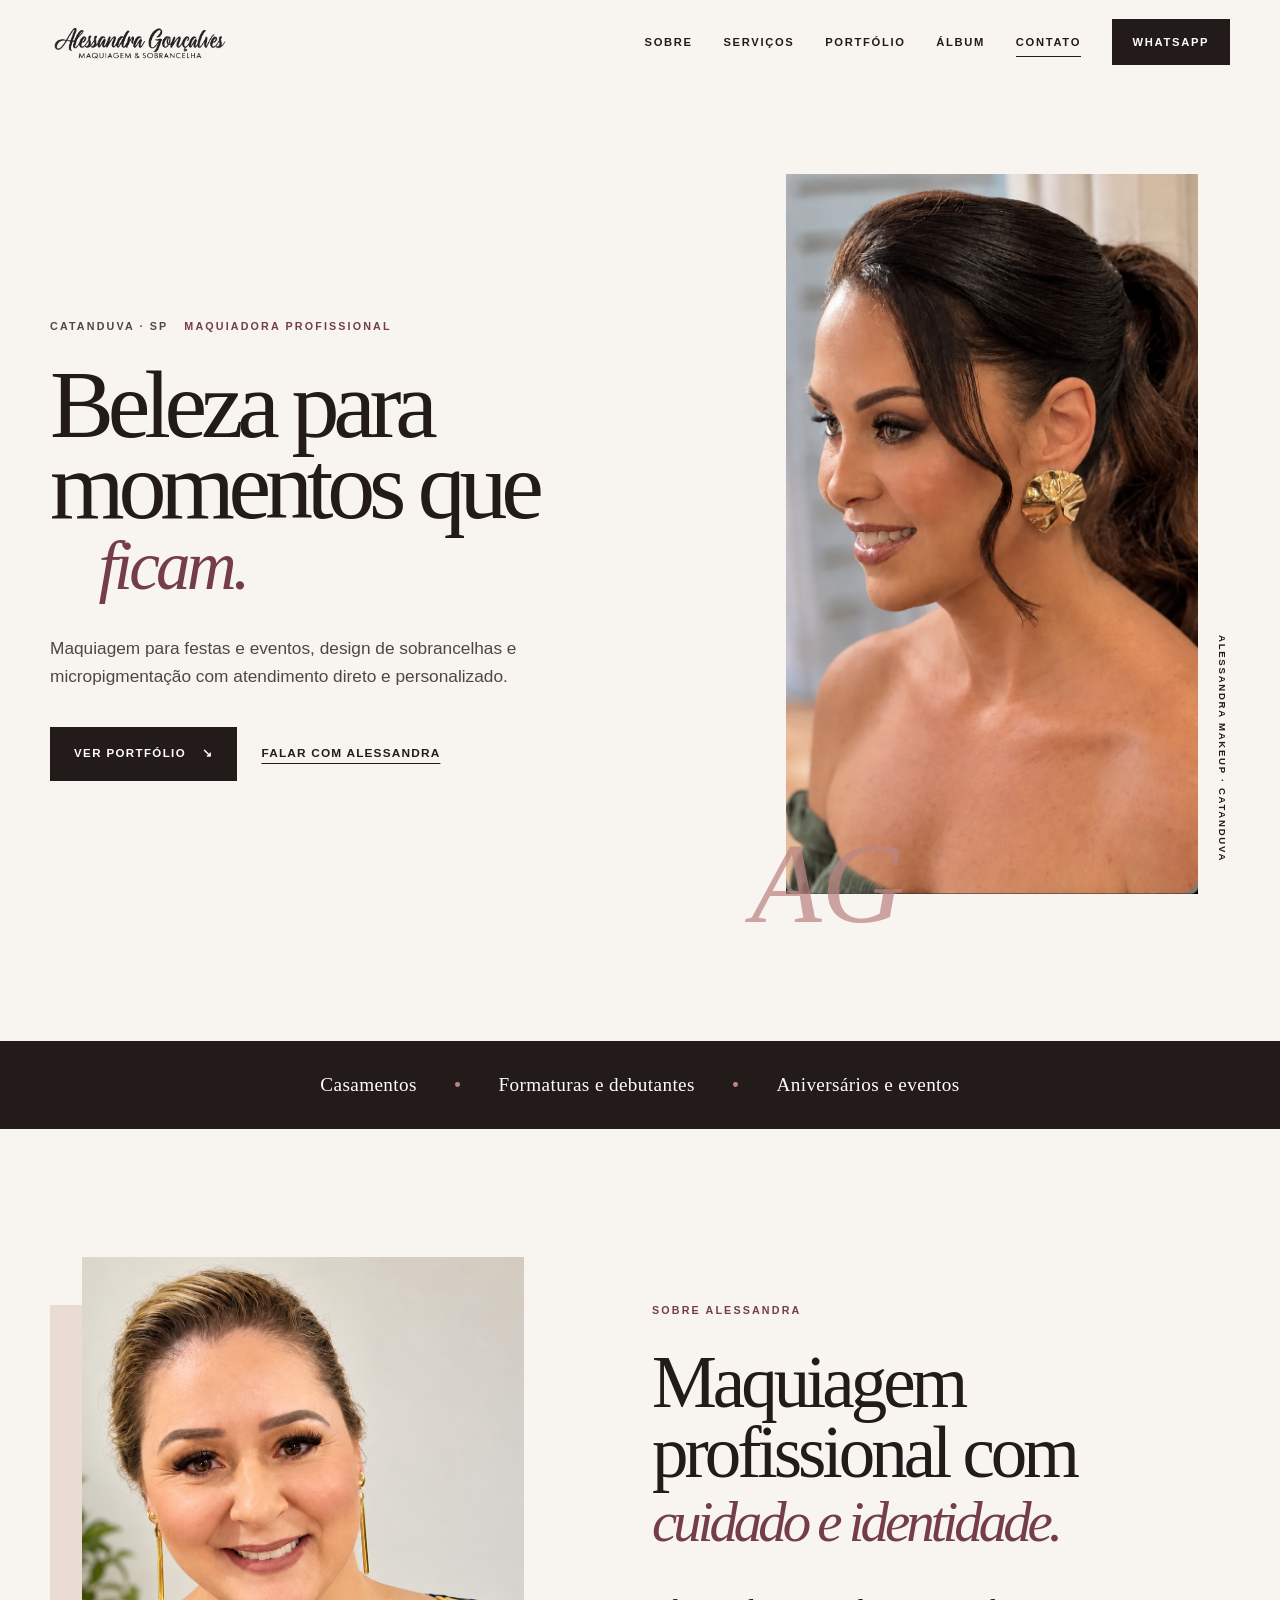
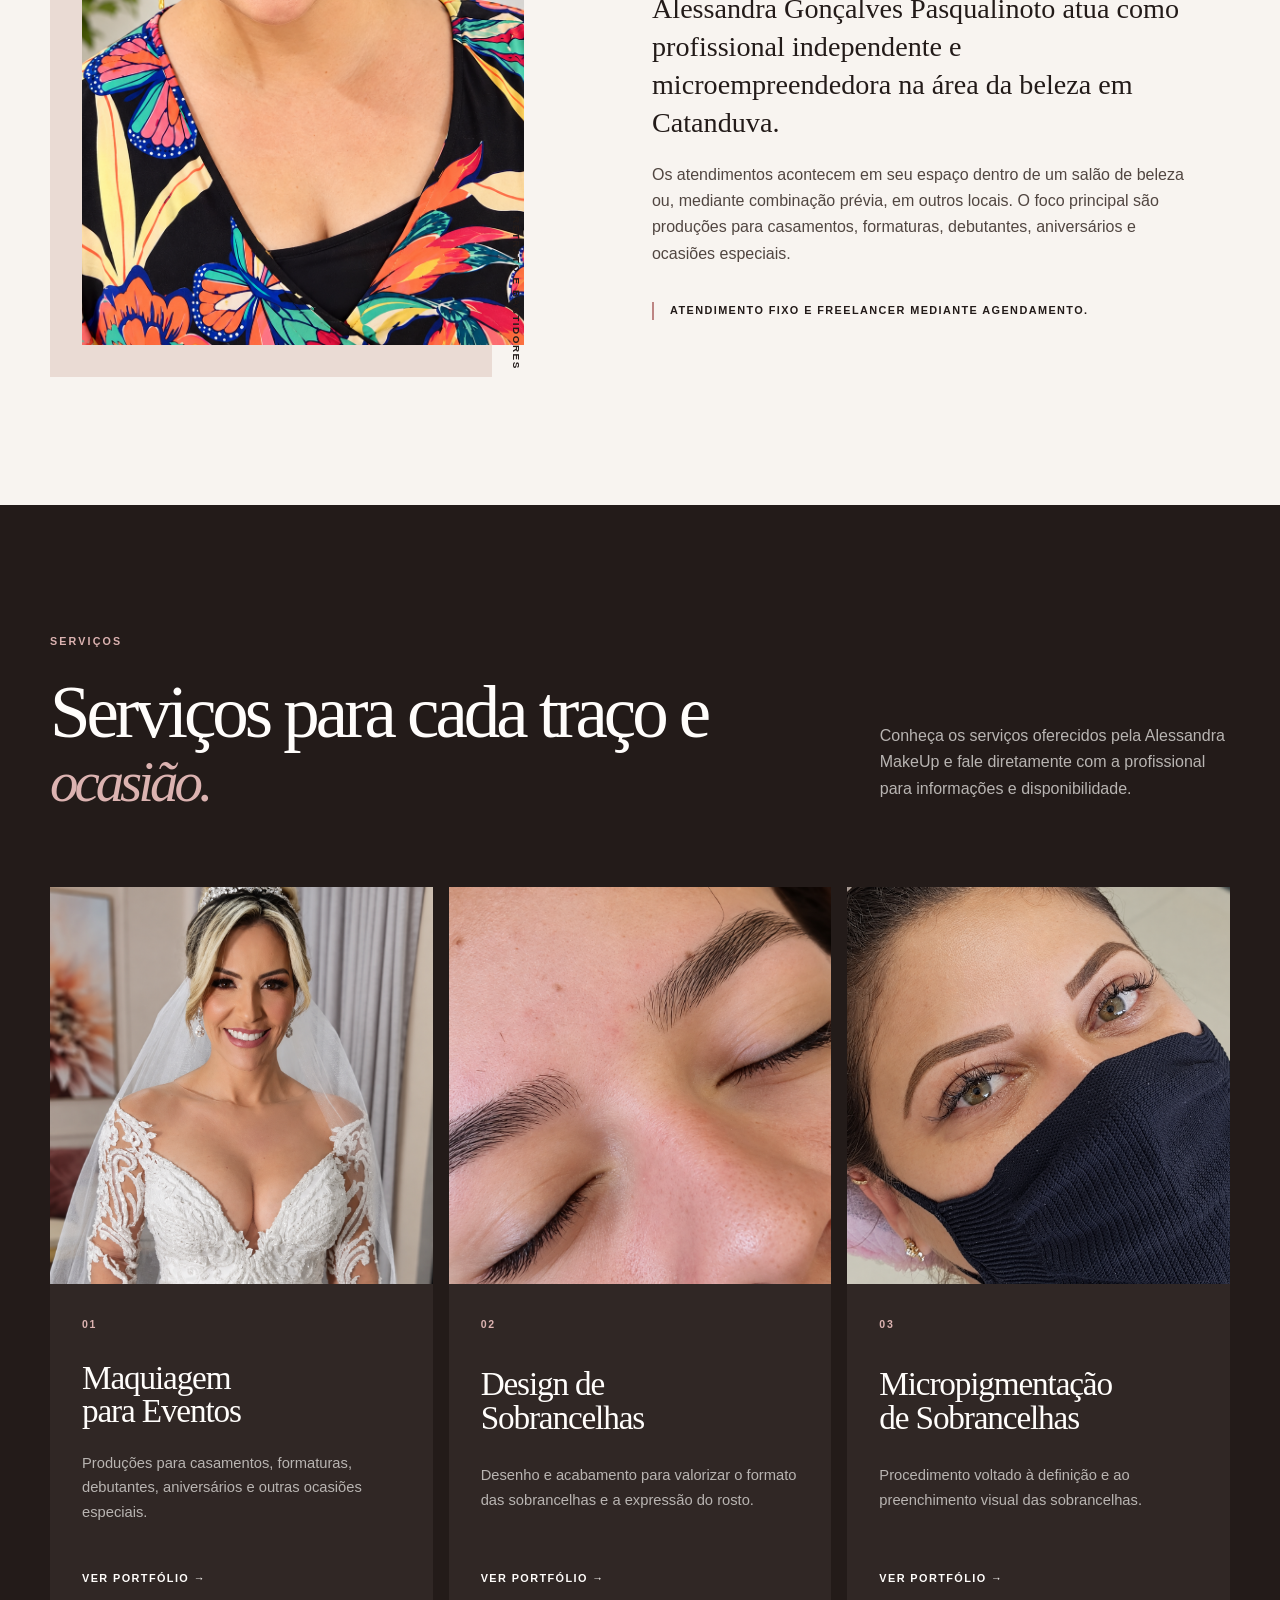
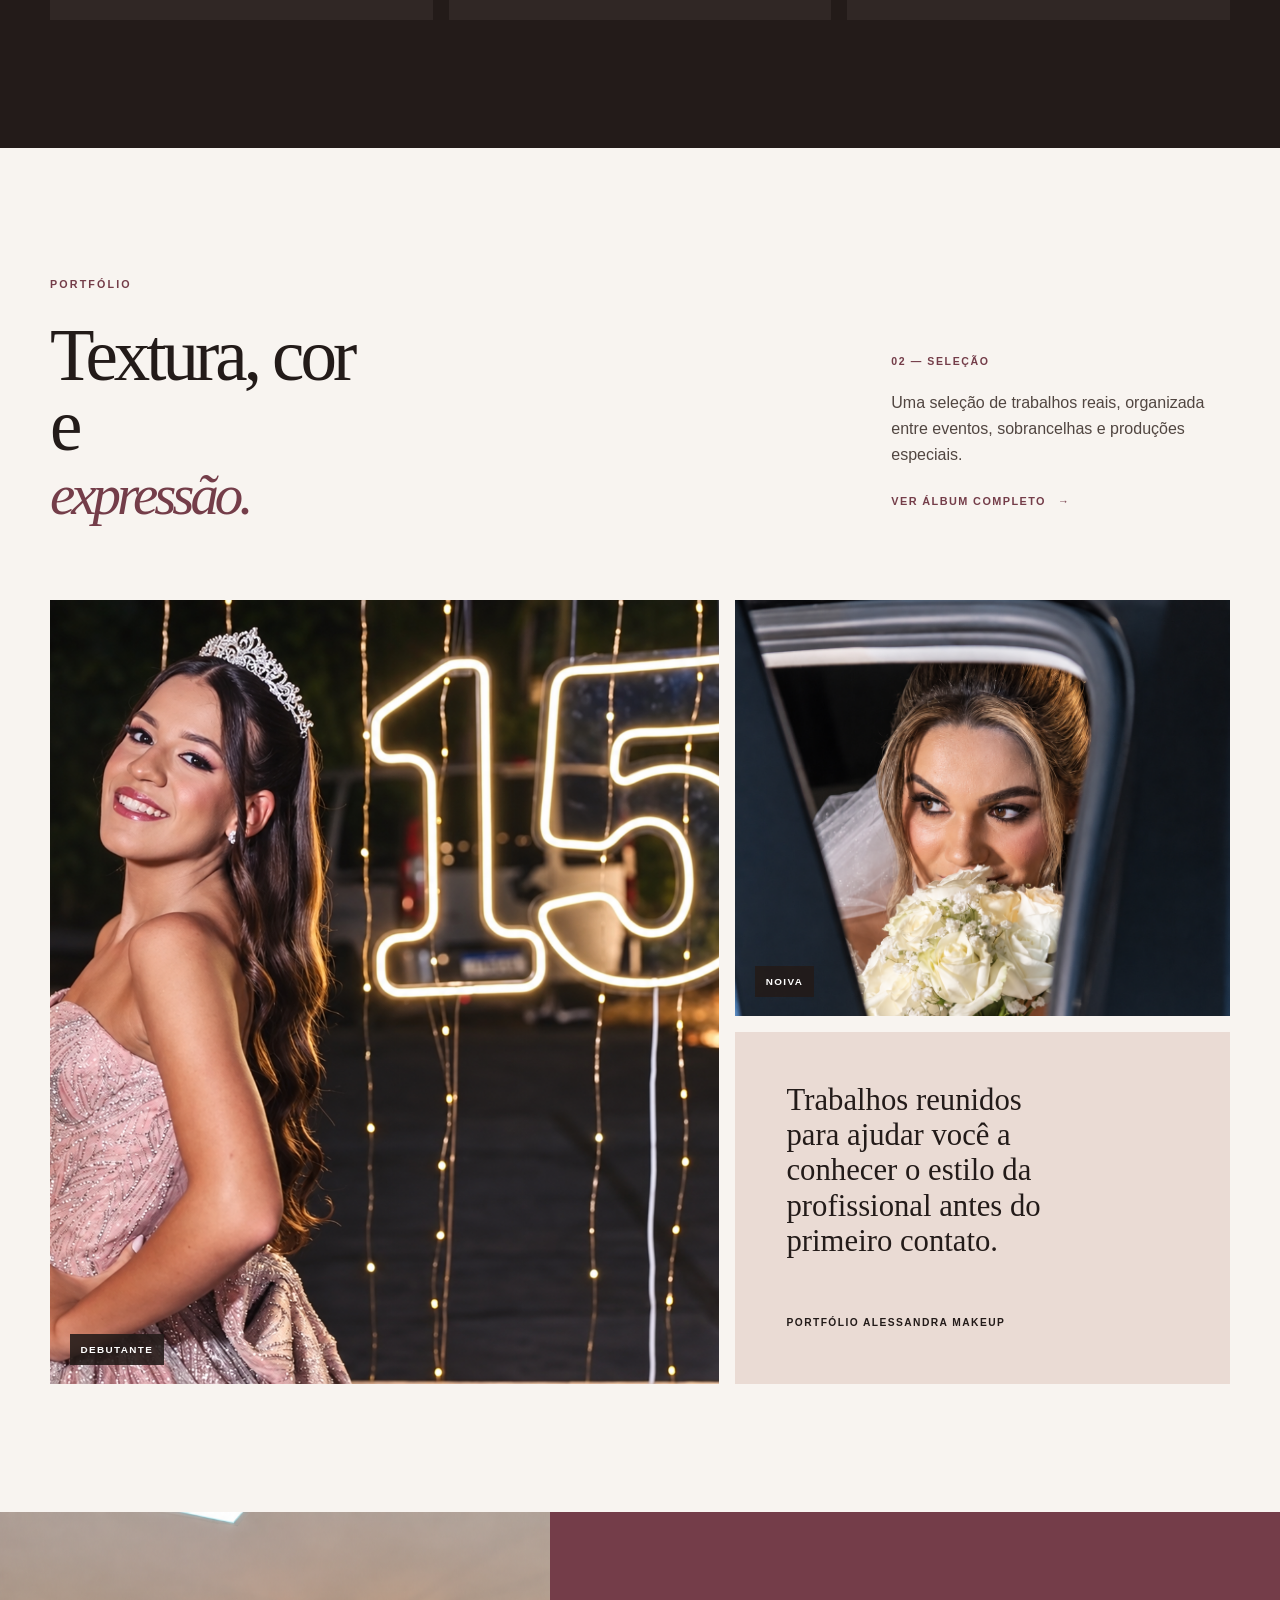
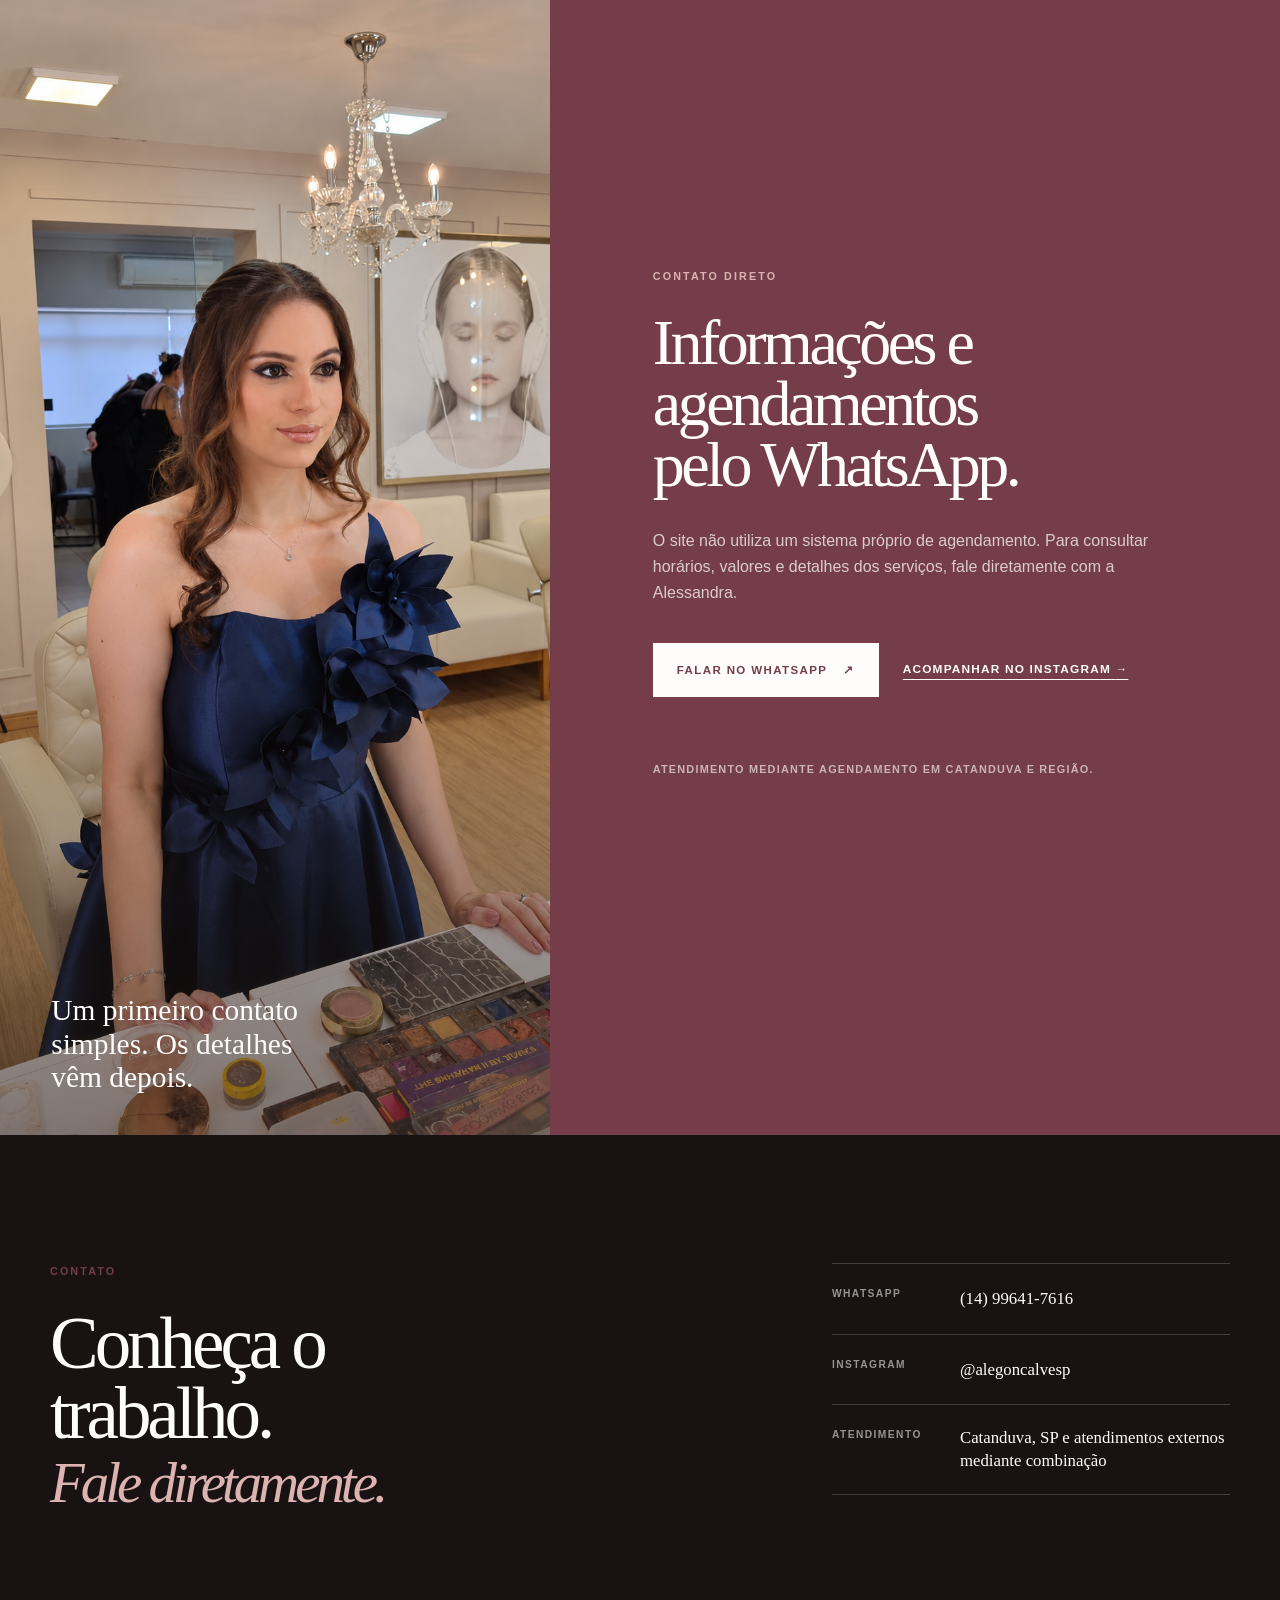
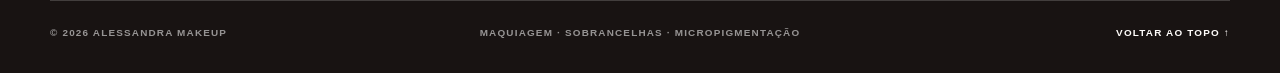
<file: index.html>
<!doctype html>
<html lang="pt-BR">
  <head>
    <meta charset="UTF-8" />
    <meta name="viewport" content="width=device-width, initial-scale=1.0" />
    <meta name="description" content="Portfólio da Alessandra MakeUp — maquiagem profissional, design de sobrancelhas e micropigmentação em Catanduva, SP." />
    <meta name="theme-color" content="#eadbd3" />
    <link rel="canonical" href="https://alessandramakeup.kauanystudio.com.br/" />
    <link rel="icon" type="image/svg+xml" href="data:image/svg+xml,%3Csvg xmlns='http://www.w3.org/2000/svg' viewBox='0 0 64 64'%3E%3Crect width='64' height='64' rx='16' fill='%23201512'/%3E%3Cpath d='M17 46 28.5 17h7L47 46h-8l-2-6.5H27L25 46Zm12-13h6l-3-9Z' fill='%23f7f0ea'/%3E%3C/svg%3E" />
    <title>Alessandra MakeUp | Maquiagem profissional em Catanduva</title>
    <link rel="stylesheet" href="styles.css?v=5" />
  </head>

  <body>
    <div class="scroll-progress" aria-hidden="true"><span></span></div>
    <a class="skip-link" href="#conteudo">Ir para o conteúdo</a>

    <header class="site-header">
      <a class="brand" href="#inicio" aria-label="Alessandra MakeUp — início">
        <img class="brand-logo" src="assets/logo-alessandra-goncalves.png?v=2" alt="Alessandra Gonçalves — Maquiagem &amp; Sobrancelha" />
      </a>
      <button class="menu-button" type="button" aria-expanded="false" aria-controls="main-nav" aria-label="Abrir menu">
        <span></span><span></span>
      </button>
      <nav class="main-nav" id="main-nav" aria-label="Navegação principal">
        <a href="#sobre">Sobre</a>
        <a href="#servicos">Serviços</a>
        <a href="#portfolio">Portfólio</a>
        <a href="galeria.html">Álbum</a>
        <a href="#contato">Contato</a>
        <a class="nav-cta" href="https://wa.me/5514996417616?text=Ol%C3%A1%20Alessandra%2C%20vim%20pelo%20site%20e%20gostaria%20de%20saber%20mais%20sobre%20os%20servi%C3%A7os." target="_blank" rel="noopener noreferrer">WhatsApp</a>
      </nav>
    </header>

    <main id="conteudo">
      <section class="hero" id="inicio" aria-labelledby="hero-title">
        <div class="hero-copy" data-reveal>
          <p class="eyebrow"><span>Catanduva · SP</span> Maquiadora profissional</p>
          <h1 id="hero-title">Beleza para momentos que <em>ficam.</em></h1>
          <p class="hero-intro">Maquiagem para festas e eventos, design de sobrancelhas e micropigmentação com atendimento direto e personalizado.</p>
          <div class="hero-actions">
            <a class="button button-primary" href="#portfolio">Ver portfólio <span aria-hidden="true">↘</span></a>
            <a class="text-link" href="#contato">Falar com Alessandra</a>
          </div>
        </div>

        <div class="hero-art" data-reveal>
          <figure class="hero-image">
            <img src="assets/portfolio/maquiagem/maquiagem-01-sem-texto.png" alt="Maquiagem profissional com acabamento iluminado e penteado preso" width="841" height="1870" />
          </figure>
          <p class="vertical-note">ALESSANDRA MAKEUP · CATANDUVA</p>
          <div class="hero-signature" aria-hidden="true">AG</div>
        </div>

        <div class="hero-index" aria-hidden="true"><span>01</span><span>06</span></div>
      </section>

      <div class="service-marquee" aria-label="Especialidades">
        <span>Casamentos</span><i aria-hidden="true"></i>
        <span>Formaturas e debutantes</span><i aria-hidden="true"></i>
        <span>Aniversários e eventos</span>
      </div>

      <section class="about section-shell" id="sobre" aria-labelledby="about-title">
        <div class="section-number" aria-hidden="true">01</div>
        <div class="about-image-wrap" data-reveal>
          <figure class="about-image">
            <img src="assets/alessandra-goncalves-retrato.png" alt="Retrato de Alessandra Gonçalves" width="1087" height="1447" />
          </figure>
          <span class="image-caption">Retrato e bastidores</span>
        </div>
        <div class="about-copy" data-reveal>
          <p class="section-label">Sobre Alessandra</p>
          <h2 id="about-title">Maquiagem profissional com <em>cuidado e identidade.</em></h2>
          <p class="lead">Alessandra Gonçalves Pasqualinoto atua como profissional independente e microempreendedora na área da beleza em Catanduva.</p>
          <p>Os atendimentos acontecem em seu espaço dentro de um salão de beleza ou, mediante combinação prévia, em outros locais. O foco principal são produções para casamentos, formaturas, debutantes, aniversários e ocasiões especiais.</p>
          <p class="content-note">Atendimento fixo e freelancer mediante agendamento.</p>
        </div>
      </section>

      <section class="services" id="servicos" aria-labelledby="services-title">
        <div class="services-heading section-shell" data-reveal>
          <div>
            <p class="section-label section-label-light">Serviços</p>
            <h2 id="services-title">Serviços para cada traço e <em>ocasião.</em></h2>
          </div>
          <p>Conheça os serviços oferecidos pela Alessandra MakeUp e fale diretamente com a profissional para informações e disponibilidade.</p>
        </div>

        <div class="service-grid section-shell">
          <a class="service-card" href="maquiagem.html" data-reveal aria-label="Conhecer maquiagem para eventos">
            <div class="service-image service-image-one" aria-hidden="true"><img src="assets/portfolio/maquiagem/maquiagem-14.png" alt="" width="1024" height="1536" /></div>
            <div class="service-card-content">
              <span class="service-index">01</span><h3>Maquiagem<br />para Eventos</h3>
              <p>Produções para casamentos, formaturas, debutantes, aniversários e outras ocasiões especiais.</p>
              <span class="service-card-link">Ver portfólio <span aria-hidden="true">→</span></span>
            </div>
          </a>

          <a class="service-card" href="design-sobrancelhas.html" data-reveal aria-label="Conhecer design de sobrancelhas">
            <div class="service-image service-image-two" aria-hidden="true"><img src="assets/portfolio/design-sobrancelhas/design-03.png" alt="" width="1024" height="1024" /></div>
            <div class="service-card-content">
              <span class="service-index">02</span><h3>Design de<br />Sobrancelhas</h3>
              <p>Desenho e acabamento para valorizar o formato das sobrancelhas e a expressão do rosto.</p>
              <span class="service-card-link">Ver portfólio <span aria-hidden="true">→</span></span>
            </div>
          </a>

          <a class="service-card" href="micropigmentacao.html" data-reveal aria-label="Conhecer micropigmentação de sobrancelhas">
            <div class="service-image service-image-three" aria-hidden="true"><img src="assets/portfolio/micropigmentacao/micropigmentacao-01.png" alt="" width="1024" height="1024" /></div>
            <div class="service-card-content">
              <span class="service-index">03</span><h3>Micropigmentação<br />de Sobrancelhas</h3>
              <p>Procedimento voltado à definição e ao preenchimento visual das sobrancelhas.</p>
              <span class="service-card-link">Ver portfólio <span aria-hidden="true">→</span></span>
            </div>
          </a>
        </div>
      </section>

      <section class="portfolio section-shell" id="portfolio" aria-labelledby="portfolio-title">
        <div class="portfolio-heading" data-reveal>
          <div>
            <p class="section-label">Portfólio</p>
            <h2 id="portfolio-title">Textura, cor<br />e <em>expressão.</em></h2>
          </div>
          <div class="portfolio-intro">
            <span>02 — Seleção</span>
            <p>Uma seleção de trabalhos reais, organizada entre eventos, sobrancelhas e produções especiais.</p>
            <a class="portfolio-album-link" href="galeria.html">Ver álbum completo <span aria-hidden="true">→</span></a>
          </div>
        </div>

        <div class="portfolio-grid" data-reveal>
          <figure class="portfolio-item portfolio-main">
            <img src="assets/portfolio/maquiagem/maquiagem-19.png" alt="Maquiagem para festa de debutante" width="1024" height="1536" />
            <figcaption>Debutante</figcaption>
          </figure>
          <figure class="portfolio-item portfolio-wide">
            <img src="assets/portfolio/maquiagem/maquiagem-17.png" alt="Noiva com maquiagem profissional e buquê" width="1024" height="1536" />
            <figcaption>Noiva</figcaption>
          </figure>
          <figure class="portfolio-item portfolio-small">
            <img src="assets/portfolio/micropigmentacao/micropigmentacao-05.png" alt="Detalhe do resultado de sobrancelhas" width="1024" height="1024" />
            <figcaption>Sobrancelhas</figcaption>
          </figure>
          <div class="portfolio-quote">
            <p>Trabalhos reunidos para ajudar você a conhecer o estilo da profissional antes do primeiro contato.</p>
            <span>Portfólio Alessandra MakeUp</span>
          </div>
        </div>
      </section>

      <section class="booking" id="contato" aria-labelledby="booking-title">
        <div class="booking-art" data-reveal>
          <figure class="booking-image">
            <img src="assets/portfolio/maquiagem/maquiagem-21.png" alt="Cliente após produção de maquiagem profissional" width="1024" height="1536" />
          </figure>
          <p>Um primeiro contato simples. Os detalhes vêm depois.</p>
        </div>

        <div class="booking-form-wrap" data-reveal>
          <p class="section-label section-label-light">Contato direto</p>
          <h2 id="booking-title">Informações e agendamentos pelo WhatsApp.</h2>
          <p class="contact-copy">O site não utiliza um sistema próprio de agendamento. Para consultar horários, valores e detalhes dos serviços, fale diretamente com a Alessandra.</p>
          <div class="contact-actions">
            <a class="button button-light" href="https://wa.me/5514996417616?text=Ol%C3%A1%20Alessandra%2C%20vim%20pelo%20site%20e%20gostaria%20de%20saber%20mais%20sobre%20os%20servi%C3%A7os." data-contact="whatsapp" target="_blank" rel="noopener noreferrer">Falar no WhatsApp <span aria-hidden="true">↗</span></a>
            <a class="instagram-link" href="https://www.instagram.com/alegoncalvesp/" data-contact="instagram" target="_blank" rel="noopener noreferrer">Acompanhar no Instagram <span aria-hidden="true">→</span></a>
          </div>
          <p class="form-status" id="contact-status" role="status" aria-live="polite"></p>
          <p class="contact-helper">Atendimento mediante agendamento em Catanduva e região.</p>
        </div>
      </section>
    </main>

    <footer class="footer" id="rodape" aria-labelledby="contact-title">
      <div class="footer-top section-shell">
        <div class="footer-title" data-reveal>
          <p class="section-label">Contato</p>
          <h2 id="contact-title">Conheça o trabalho. <em>Fale diretamente.</em></h2>
        </div>
        <div class="contact-list" data-reveal>
          <div><span>WhatsApp</span><a href="https://wa.me/5514996417616?text=Ol%C3%A1%20Alessandra%2C%20vim%20pelo%20site%20e%20gostaria%20de%20saber%20mais%20sobre%20os%20servi%C3%A7os." target="_blank" rel="noopener noreferrer"><strong>(14) 99641-7616</strong></a></div>
          <div><span>Instagram</span><a href="https://www.instagram.com/alegoncalvesp/" target="_blank" rel="noopener noreferrer"><strong>@alegoncalvesp</strong></a></div>
          <div><span>Atendimento</span><strong>Catanduva, SP e atendimentos externos mediante combinação</strong></div>
        </div>
      </div>
      <div class="footer-bottom section-shell">
        <span>© <span id="current-year"></span> Alessandra MakeUp</span>
        <span>Maquiagem · Sobrancelhas · Micropigmentação</span>
        <a href="#inicio">Voltar ao topo ↑</a>
      </div>
    </footer>

    <script src="script.js"></script>
  </body>
</html>
</file>
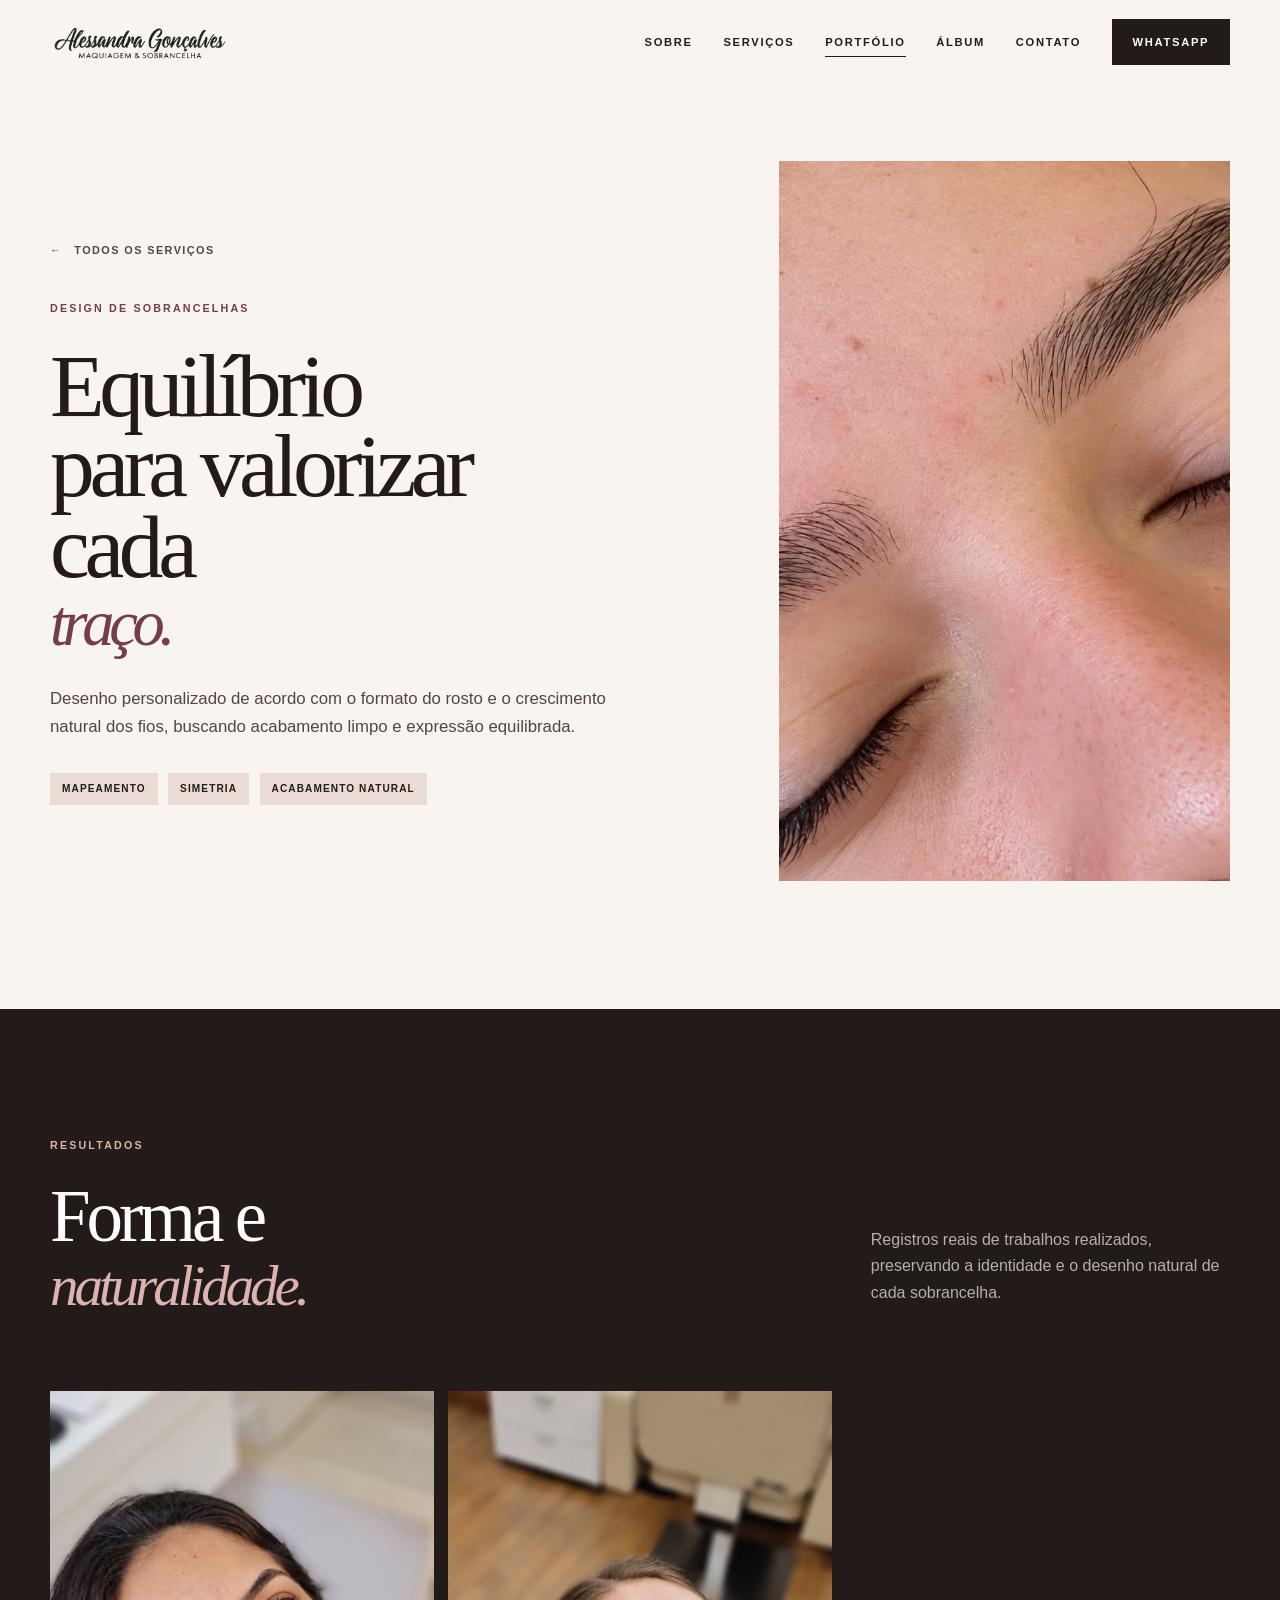
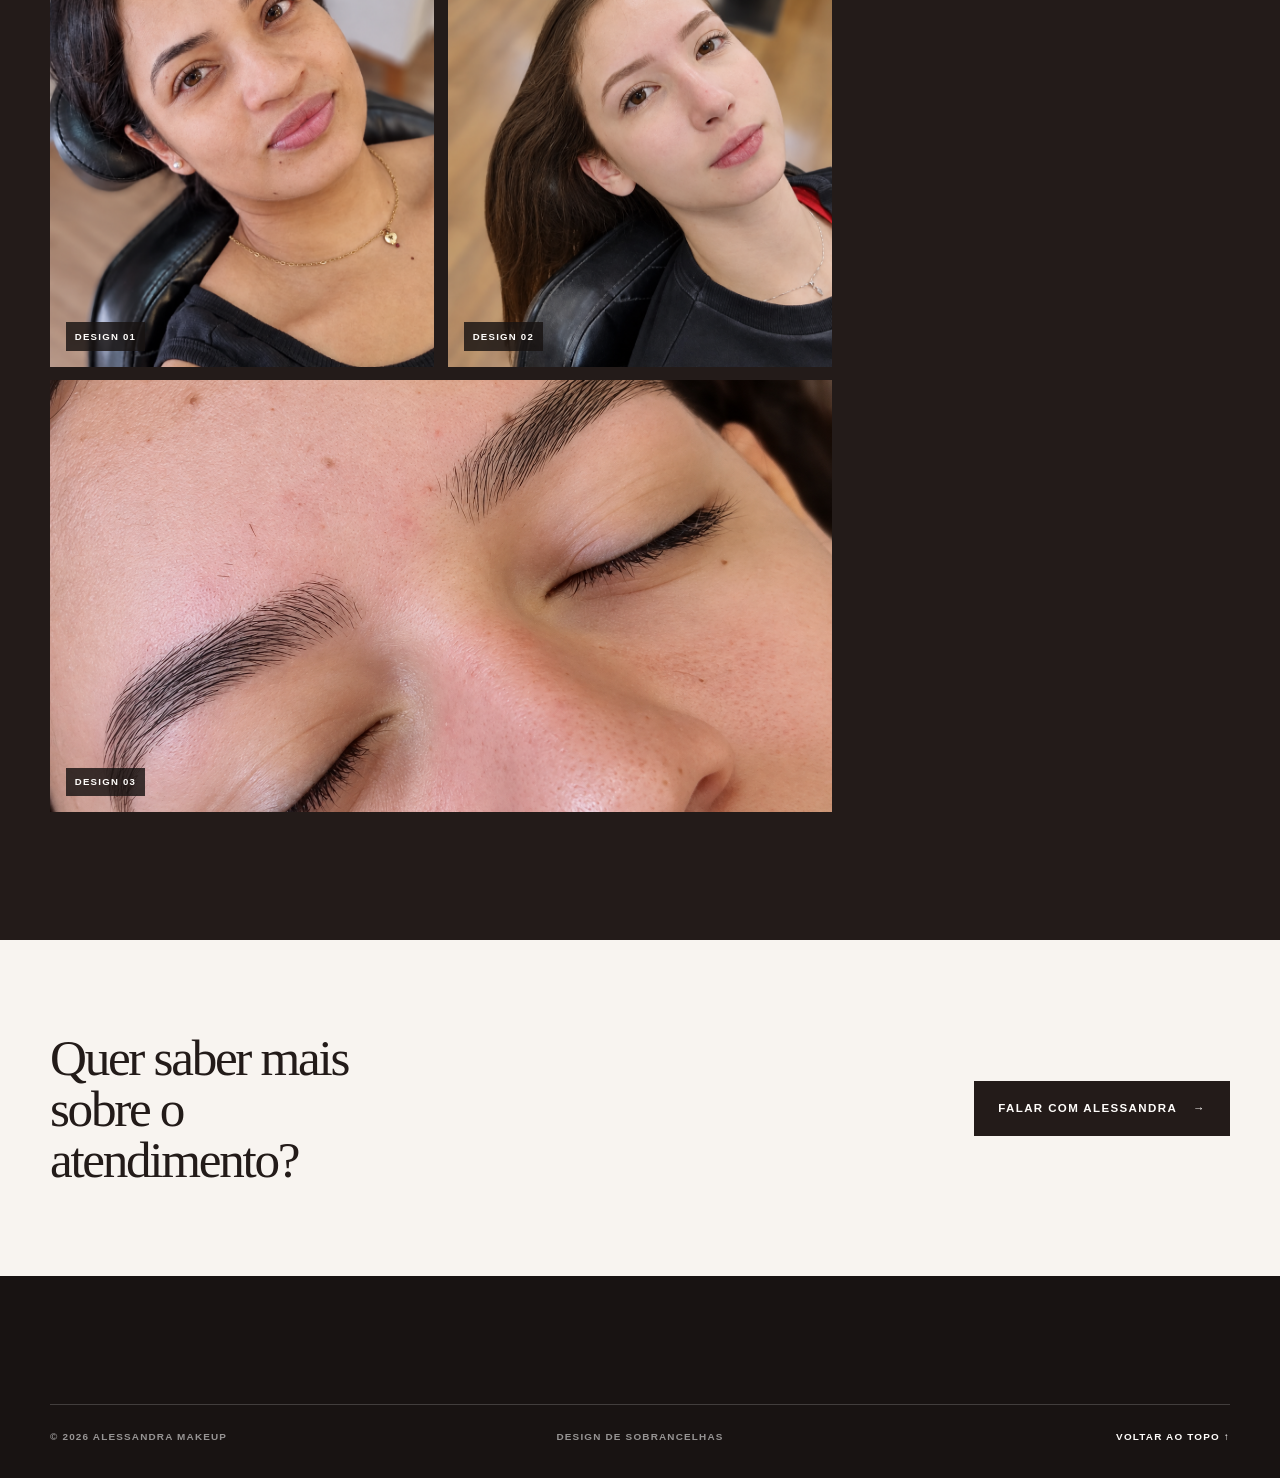
<file: design-sobrancelhas.html>
<!doctype html>
<html lang="pt-BR">
  <head>
    <meta charset="UTF-8" />
    <meta name="viewport" content="width=device-width, initial-scale=1.0" />
    <meta name="description" content="Portfólio de design de sobrancelhas da Alessandra MakeUp em Catanduva." />
    <meta name="theme-color" content="#f8f2ee" />
    <link rel="canonical" href="https://alessandramakeup.kauanystudio.com.br/design-sobrancelhas" />
    <title>Design de Sobrancelhas | Alessandra MakeUp</title>
    <link rel="stylesheet" href="styles.css?v=5" />
  </head>
  <body class="service-page">
    <div class="scroll-progress" aria-hidden="true"><span></span></div>
    <a class="skip-link" href="#conteudo">Ir para o conteúdo</a>
    <header class="site-header">
      <a class="brand" href="/#inicio" aria-label="Alessandra MakeUp — início"><img class="brand-logo" src="assets/logo-alessandra-goncalves.png?v=2" alt="Alessandra Gonçalves — Maquiagem &amp; Sobrancelha" /></a>
      <button class="menu-button" type="button" aria-expanded="false" aria-controls="main-nav" aria-label="Abrir menu"><span></span><span></span></button>
      <nav class="main-nav" id="main-nav" aria-label="Navegação principal"><a href="/#sobre">Sobre</a><a href="/#servicos">Serviços</a><a href="#galeria">Portfólio</a><a href="galeria.html">Álbum</a><a href="/#contato">Contato</a><a class="nav-cta" href="https://wa.me/5514996417616?text=Ol%C3%A1%20Alessandra%2C%20vim%20pelo%20site%20e%20gostaria%20de%20saber%20mais%20sobre%20os%20servi%C3%A7os." target="_blank" rel="noopener noreferrer">WhatsApp</a></nav>
    </header>

    <main id="conteudo">
      <section class="service-detail-hero" aria-labelledby="service-title">
        <div class="service-detail-copy" data-reveal>
          <a class="service-breadcrumb" href="/#servicos"><span aria-hidden="true">←</span> Todos os serviços</a>
          <p class="section-label">Design de sobrancelhas</p>
          <h1 id="service-title">Equilíbrio para valorizar cada <em>traço.</em></h1>
          <p>Desenho personalizado de acordo com o formato do rosto e o crescimento natural dos fios, buscando acabamento limpo e expressão equilibrada.</p>
          <div class="service-facts"><span>Mapeamento</span><span>Simetria</span><span>Acabamento natural</span></div>
        </div>
        <figure class="service-detail-cover" data-reveal><img src="assets/portfolio/design-sobrancelhas/design-03.png" alt="Detalhe do resultado de design de sobrancelhas" width="1024" height="1024" /></figure>
      </section>

      <section class="gallery-section" id="galeria" aria-labelledby="gallery-title">
        <div class="gallery-heading section-shell" data-reveal>
          <div><p class="section-label section-label-light">Resultados</p><h2 id="gallery-title">Forma e <em>naturalidade.</em></h2></div>
          <p>Registros reais de trabalhos realizados, preservando a identidade e o desenho natural de cada sobrancelha.</p>
        </div>
        <div class="work-gallery section-shell">
          <figure class="gallery-tall" data-reveal><img src="assets/portfolio/design-sobrancelhas/design-01.png" alt="Resultado de design de sobrancelhas em retrato frontal" loading="lazy" /><figcaption>Design 01</figcaption></figure>
          <figure class="gallery-tall" data-reveal><img src="assets/portfolio/design-sobrancelhas/design-02.png" alt="Resultado natural de design de sobrancelhas" loading="lazy" /><figcaption>Design 02</figcaption></figure>
          <figure class="gallery-wide" data-reveal><img src="assets/portfolio/design-sobrancelhas/design-03.png" alt="Detalhe dos fios após design de sobrancelhas" loading="lazy" /><figcaption>Design 03</figcaption></figure>
        </div>
      </section>

      <section class="service-cta section-shell" aria-labelledby="cta-title"><h2 id="cta-title">Quer saber mais sobre o atendimento?</h2><a class="button button-primary" href="https://wa.me/5514996417616?text=Ol%C3%A1%20Alessandra%2C%20vim%20pelo%20site%20e%20gostaria%20de%20saber%20mais%20sobre%20os%20servi%C3%A7os." target="_blank" rel="noopener noreferrer">Falar com Alessandra <span aria-hidden="true">→</span></a></section>
    </main>
    <footer class="footer"><div class="footer-bottom section-shell"><span>© <span id="current-year"></span> Alessandra MakeUp</span><span>Design de sobrancelhas</span><a href="#conteudo">Voltar ao topo ↑</a></div></footer>
    <script src="script.js"></script>
  </body>
</html>
</file>
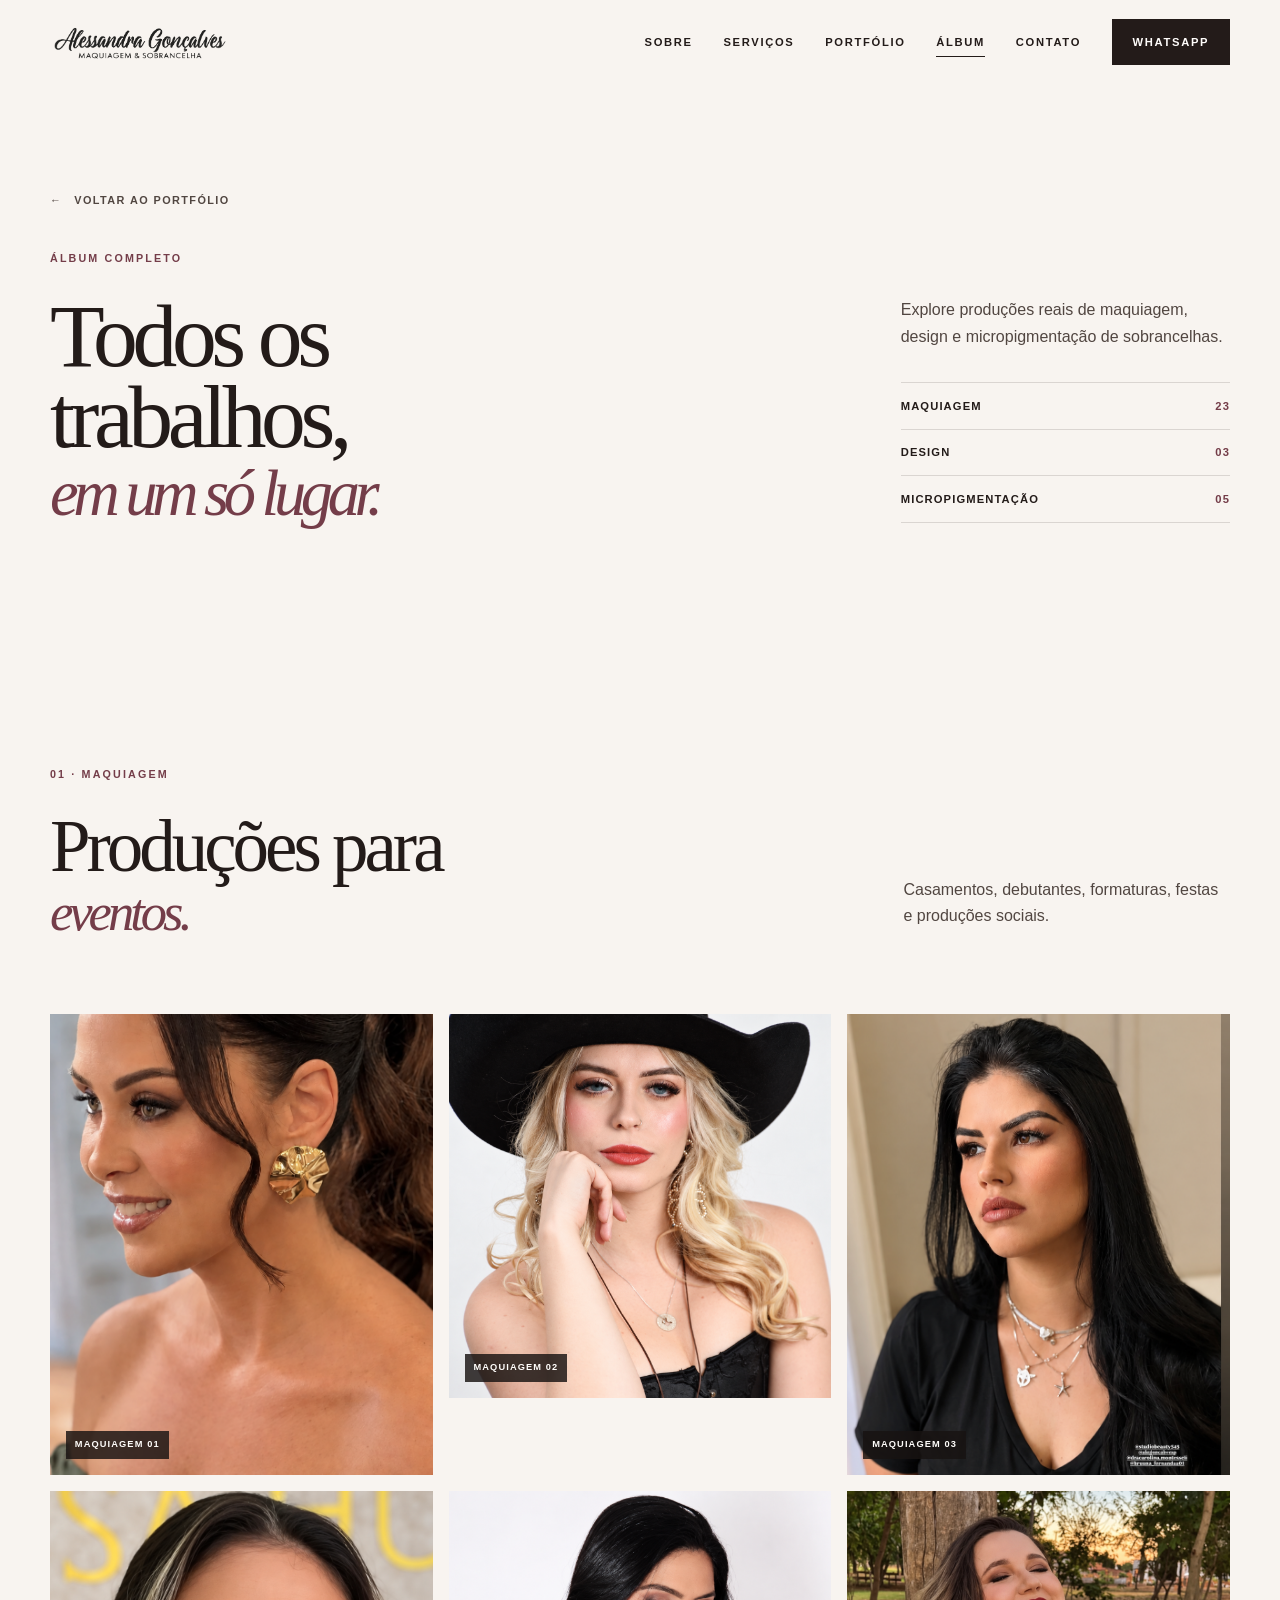
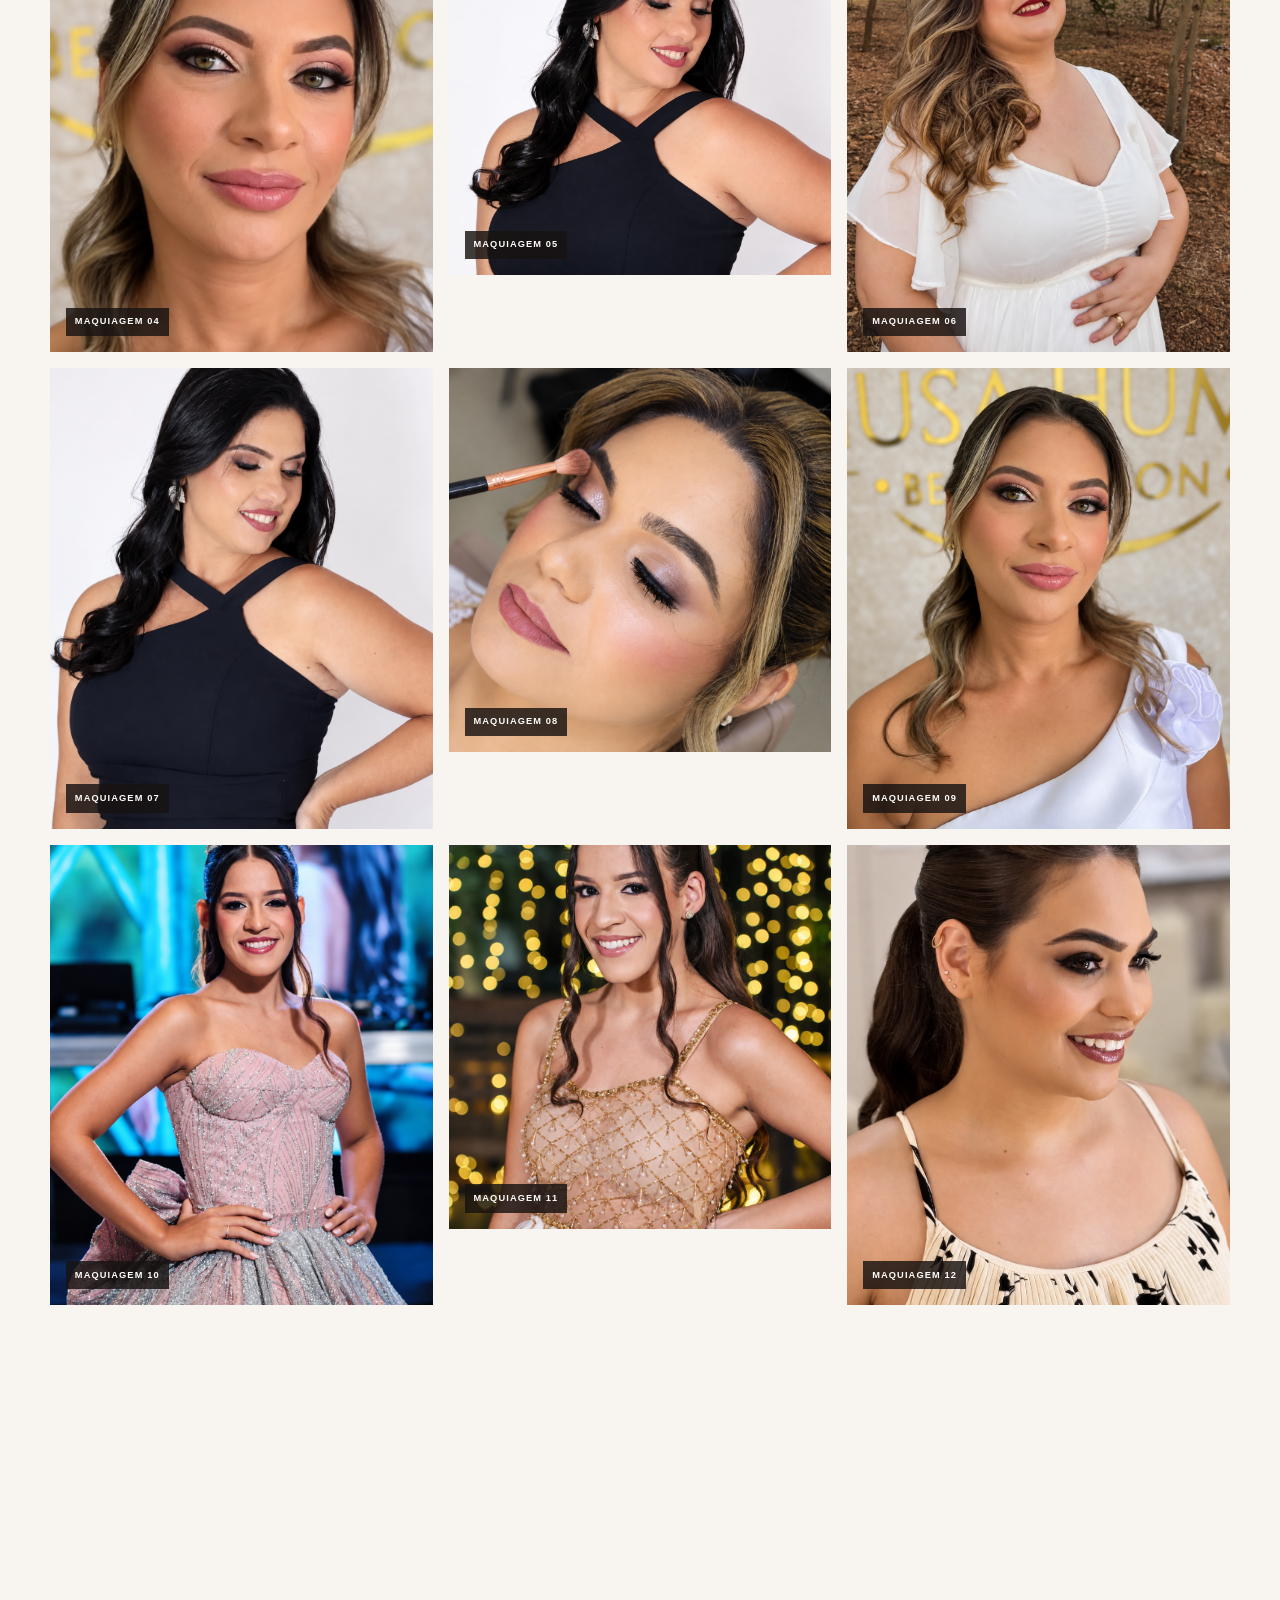
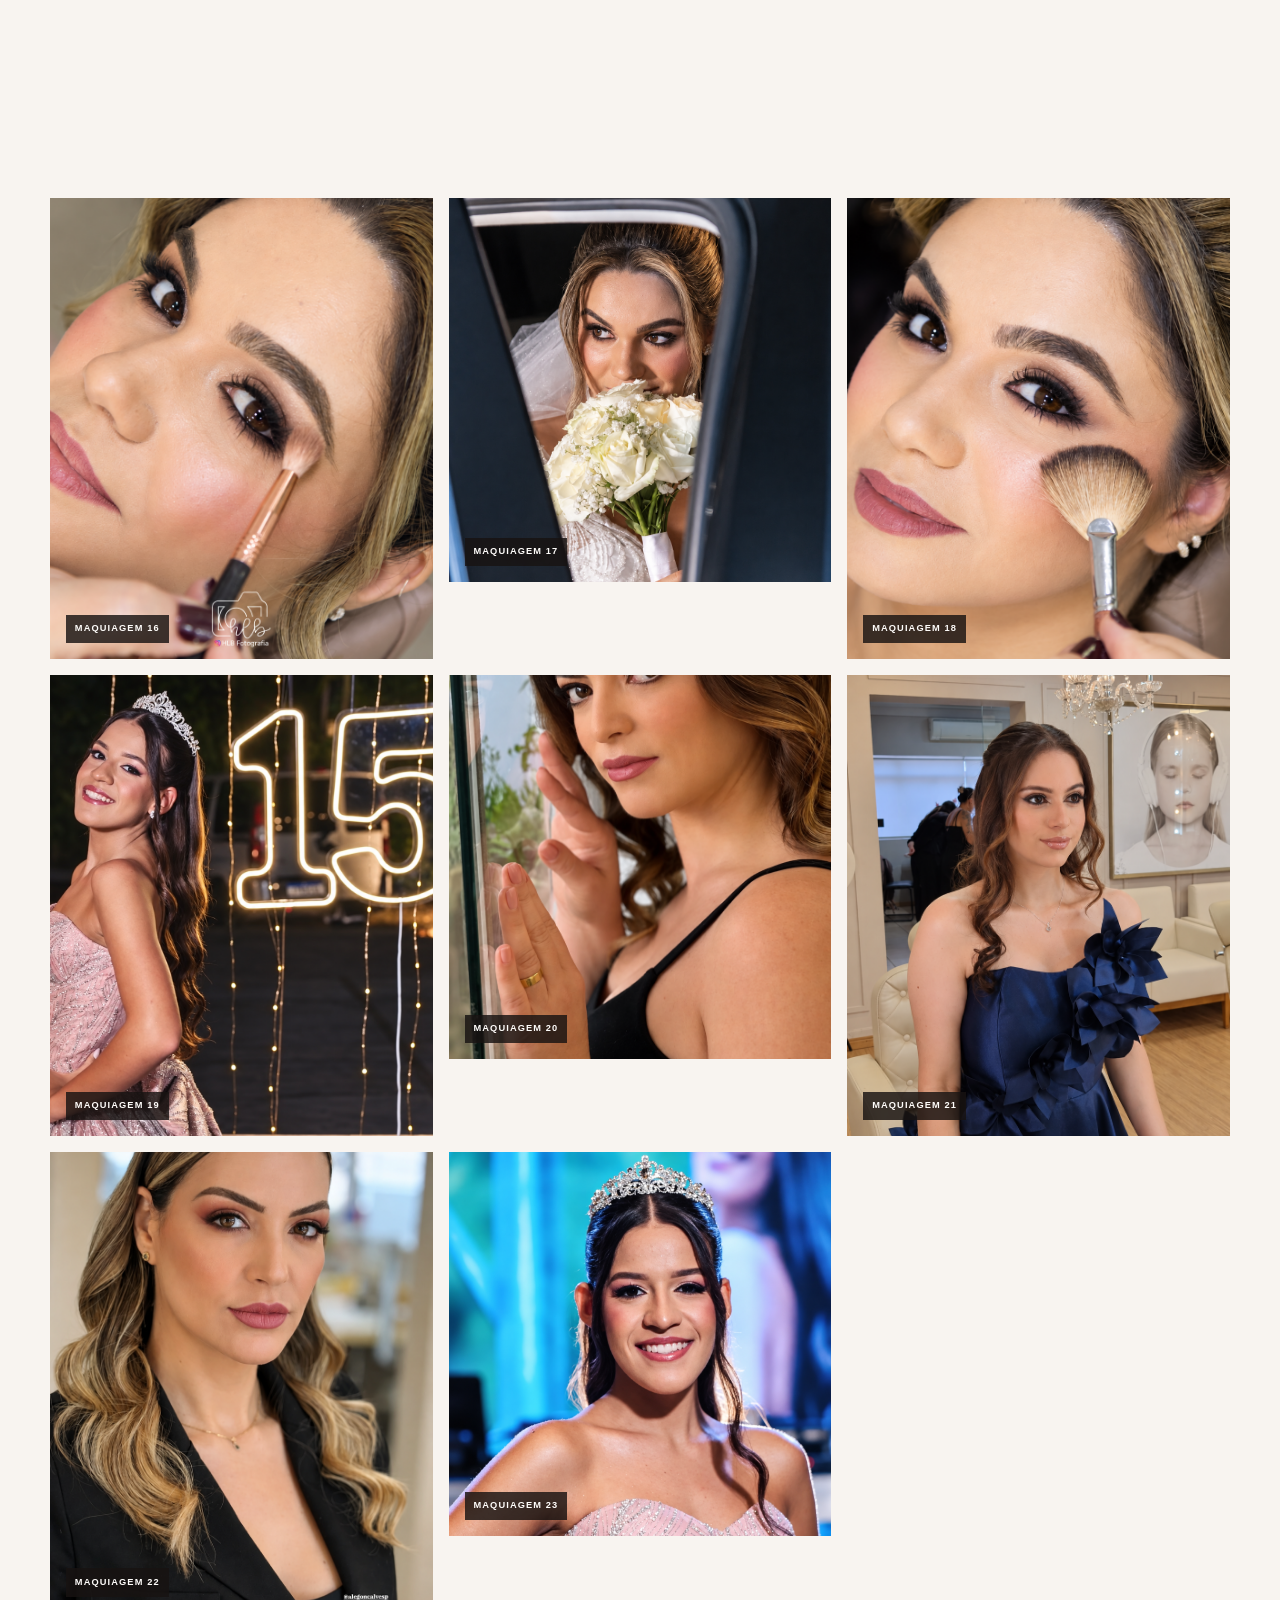
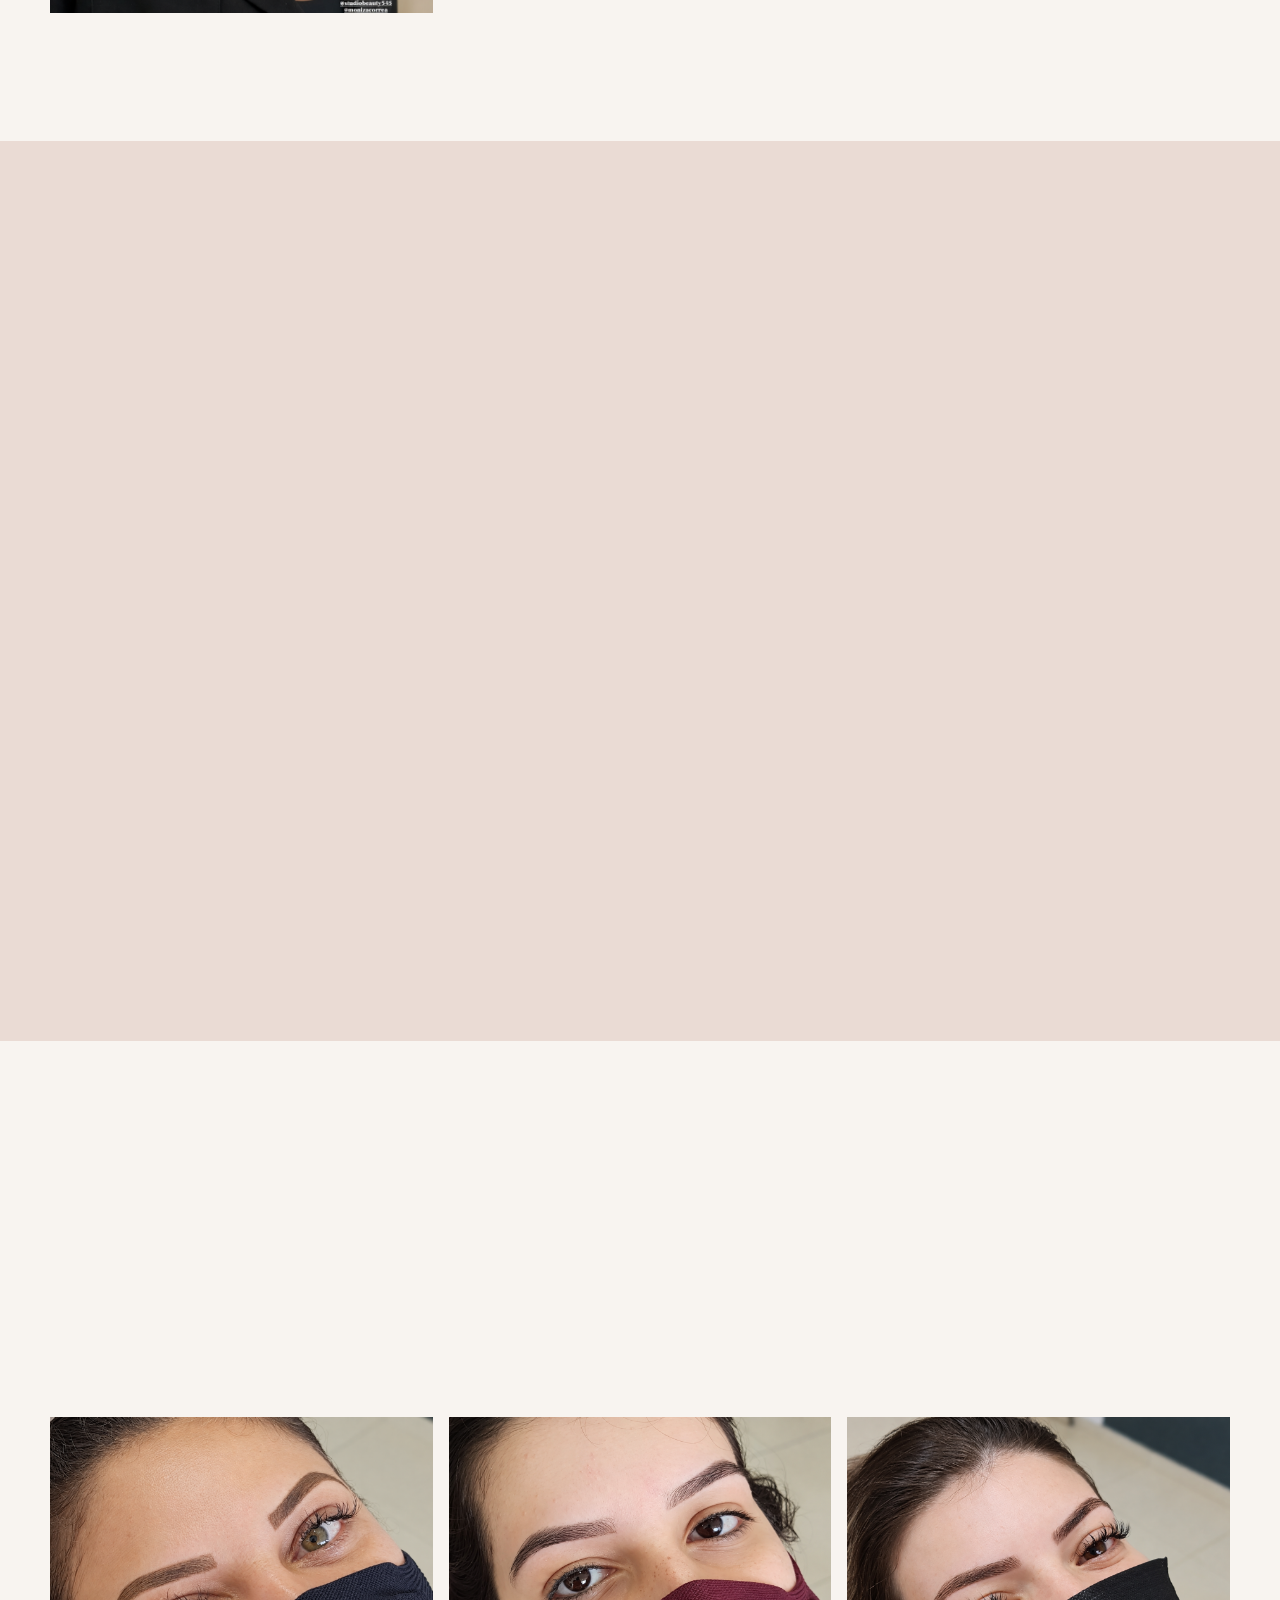
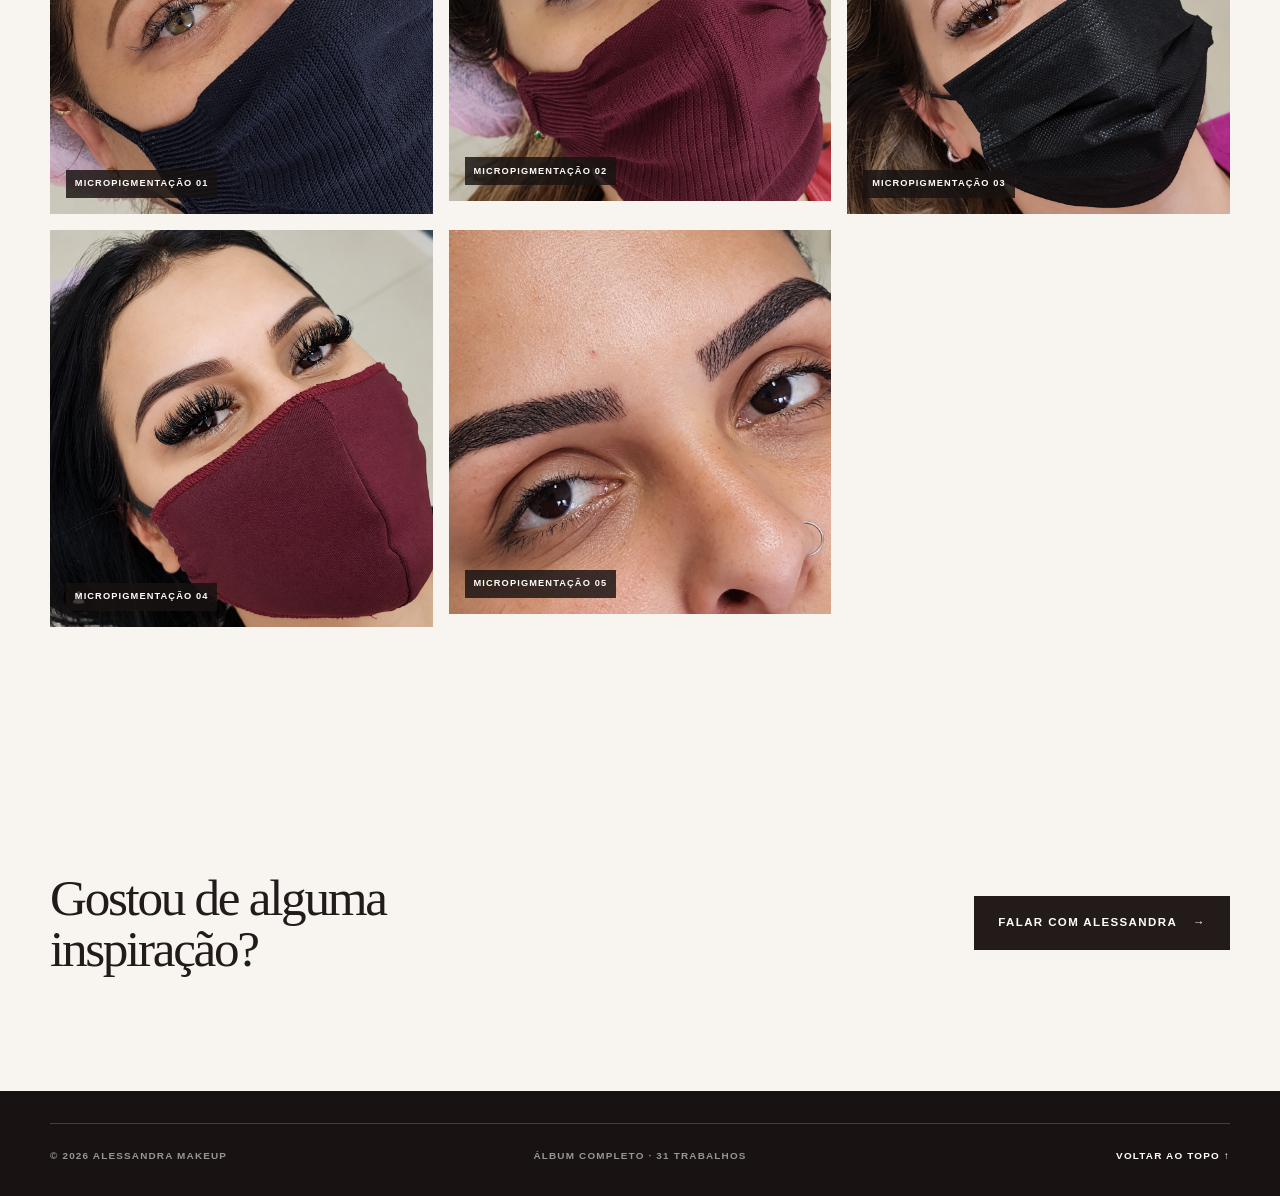
<file: galeria.html>
<!doctype html>
<html lang="pt-BR">
  <head>
    <meta charset="UTF-8" />
    <meta name="viewport" content="width=device-width, initial-scale=1.0" />
    <meta name="description" content="Álbum completo de trabalhos da Alessandra MakeUp: maquiagem, design de sobrancelhas e micropigmentação." />
    <meta name="theme-color" content="#f8f4f0" />
    <link rel="canonical" href="https://alessandramakeup.kauanystudio.com.br/galeria" />
    <title>Álbum Completo | Alessandra MakeUp</title>
    <link rel="stylesheet" href="styles.css?v=5" />
  </head>

  <body class="album-page">
    <div class="scroll-progress" aria-hidden="true"><span></span></div>
    <a class="skip-link" href="#conteudo">Ir para o conteúdo</a>

    <header class="site-header">
      <a class="brand" href="/#inicio" aria-label="Alessandra MakeUp — início">
        <img class="brand-logo" src="assets/logo-alessandra-goncalves.png?v=2" alt="Alessandra Gonçalves — Maquiagem &amp; Sobrancelha" />
      </a>
      <button class="menu-button" type="button" aria-expanded="false" aria-controls="main-nav" aria-label="Abrir menu"><span></span><span></span></button>
      <nav class="main-nav" id="main-nav" aria-label="Navegação principal">
        <a href="/#sobre">Sobre</a>
        <a href="/#servicos">Serviços</a>
        <a href="/#portfolio">Portfólio</a>
        <a href="#album">Álbum</a>
        <a href="/#contato">Contato</a>
        <a class="nav-cta" href="https://wa.me/5514996417616?text=Ol%C3%A1%20Alessandra%2C%20vim%20pelo%20site%20e%20gostaria%20de%20saber%20mais%20sobre%20os%20servi%C3%A7os." target="_blank" rel="noopener noreferrer">WhatsApp</a>
      </nav>
    </header>

    <main id="conteudo">
      <section class="album-hero section-shell" id="album" aria-labelledby="album-title">
        <div data-reveal>
          <a class="service-breadcrumb" href="/#portfolio"><span aria-hidden="true">←</span> Voltar ao portfólio</a>
          <p class="section-label">Álbum completo</p>
          <h1 id="album-title">Todos os trabalhos, <em>em um só lugar.</em></h1>
        </div>
        <div class="album-intro" data-reveal>
          <p>Explore produções reais de maquiagem, design e micropigmentação de sobrancelhas.</p>
          <nav class="album-nav" aria-label="Categorias do álbum">
            <a href="#maquiagem">Maquiagem <span>23</span></a>
            <a href="#design">Design <span>03</span></a>
            <a href="#micropigmentacao">Micropigmentação <span>05</span></a>
          </nav>
        </div>
      </section>

      <section class="album-category section-shell" id="maquiagem" aria-labelledby="maquiagem-title">
        <header class="album-category-heading" data-reveal>
          <div><p class="section-label">01 · Maquiagem</p><h2 id="maquiagem-title">Produções para <em>eventos.</em></h2></div>
          <p>Casamentos, debutantes, formaturas, festas e produções sociais.</p>
        </header>
        <div class="album-grid">
          <figure data-reveal><img src="assets/portfolio/maquiagem/maquiagem-01-sem-texto.png" alt="Maquiagem profissional 01" loading="lazy" /><figcaption>Maquiagem 01</figcaption></figure>
          <figure data-reveal><img src="assets/portfolio/maquiagem/maquiagem-02.png" alt="Maquiagem profissional 02" loading="lazy" /><figcaption>Maquiagem 02</figcaption></figure>
          <figure data-reveal><img src="assets/portfolio/maquiagem/maquiagem-03.png" alt="Maquiagem profissional 03" loading="lazy" /><figcaption>Maquiagem 03</figcaption></figure>
          <figure data-reveal><img src="assets/portfolio/maquiagem/maquiagem-04.png" alt="Maquiagem profissional 04" loading="lazy" /><figcaption>Maquiagem 04</figcaption></figure>
          <figure data-reveal><img src="assets/portfolio/maquiagem/maquiagem-05.png" alt="Maquiagem profissional 05" loading="lazy" /><figcaption>Maquiagem 05</figcaption></figure>
          <figure data-reveal><img src="assets/portfolio/maquiagem/maquiagem-06.png" alt="Maquiagem profissional 06" loading="lazy" /><figcaption>Maquiagem 06</figcaption></figure>
          <figure data-reveal><img src="assets/portfolio/maquiagem/maquiagem-07.png" alt="Maquiagem profissional 07" loading="lazy" /><figcaption>Maquiagem 07</figcaption></figure>
          <figure data-reveal><img src="assets/portfolio/maquiagem/maquiagem-08.png" alt="Maquiagem profissional 08" loading="lazy" /><figcaption>Maquiagem 08</figcaption></figure>
          <figure data-reveal><img src="assets/portfolio/maquiagem/maquiagem-09.png" alt="Maquiagem profissional 09" loading="lazy" /><figcaption>Maquiagem 09</figcaption></figure>
          <figure data-reveal><img src="assets/portfolio/maquiagem/maquiagem-10.png" alt="Maquiagem profissional 10" loading="lazy" /><figcaption>Maquiagem 10</figcaption></figure>
          <figure data-reveal><img src="assets/portfolio/maquiagem/maquiagem-11.png" alt="Maquiagem profissional 11" loading="lazy" /><figcaption>Maquiagem 11</figcaption></figure>
          <figure data-reveal><img src="assets/portfolio/maquiagem/maquiagem-12.png" alt="Maquiagem profissional 12" loading="lazy" /><figcaption>Maquiagem 12</figcaption></figure>
          <figure data-reveal><img src="assets/portfolio/maquiagem/maquiagem-13.png" alt="Maquiagem profissional 13" loading="lazy" /><figcaption>Maquiagem 13</figcaption></figure>
          <figure data-reveal><img src="assets/portfolio/maquiagem/maquiagem-14.png" alt="Maquiagem profissional 14" loading="lazy" /><figcaption>Maquiagem 14</figcaption></figure>
          <figure data-reveal><img src="assets/portfolio/maquiagem/maquiagem-15.png" alt="Maquiagem profissional 15" loading="lazy" /><figcaption>Maquiagem 15</figcaption></figure>
          <figure data-reveal><img src="assets/portfolio/maquiagem/maquiagem-16.png" alt="Maquiagem profissional 16" loading="lazy" /><figcaption>Maquiagem 16</figcaption></figure>
          <figure data-reveal><img src="assets/portfolio/maquiagem/maquiagem-17.png" alt="Maquiagem profissional 17" loading="lazy" /><figcaption>Maquiagem 17</figcaption></figure>
          <figure data-reveal><img src="assets/portfolio/maquiagem/maquiagem-18.png" alt="Maquiagem profissional 18" loading="lazy" /><figcaption>Maquiagem 18</figcaption></figure>
          <figure data-reveal><img src="assets/portfolio/maquiagem/maquiagem-19.png" alt="Maquiagem profissional 19" loading="lazy" /><figcaption>Maquiagem 19</figcaption></figure>
          <figure data-reveal><img src="assets/portfolio/maquiagem/maquiagem-20.png" alt="Maquiagem profissional 20" loading="lazy" /><figcaption>Maquiagem 20</figcaption></figure>
          <figure data-reveal><img src="assets/portfolio/maquiagem/maquiagem-21.png" alt="Maquiagem profissional 21" loading="lazy" /><figcaption>Maquiagem 21</figcaption></figure>
          <figure data-reveal><img src="assets/portfolio/maquiagem/maquiagem-22.png" alt="Maquiagem profissional 22" loading="lazy" /><figcaption>Maquiagem 22</figcaption></figure>
          <figure data-reveal><img src="assets/portfolio/maquiagem/maquiagem-23.png" alt="Maquiagem profissional 23" loading="lazy" /><figcaption>Maquiagem 23</figcaption></figure>
        </div>
      </section>

      <section class="album-category album-category-tinted" id="design" aria-labelledby="design-title">
        <div class="section-shell">
          <header class="album-category-heading" data-reveal>
            <div><p class="section-label">02 · Design</p><h2 id="design-title">Sobrancelhas com <em>identidade.</em></h2></div>
            <p>Desenho, simetria e acabamento respeitando os traços naturais.</p>
          </header>
          <div class="album-grid album-grid-small">
            <figure data-reveal><img src="assets/portfolio/design-sobrancelhas/design-01.png" alt="Design de sobrancelhas 01" loading="lazy" /><figcaption>Design 01</figcaption></figure>
            <figure data-reveal><img src="assets/portfolio/design-sobrancelhas/design-02.png" alt="Design de sobrancelhas 02" loading="lazy" /><figcaption>Design 02</figcaption></figure>
            <figure data-reveal><img src="assets/portfolio/design-sobrancelhas/design-03.png" alt="Design de sobrancelhas 03" loading="lazy" /><figcaption>Design 03</figcaption></figure>
          </div>
        </div>
      </section>

      <section class="album-category section-shell" id="micropigmentacao" aria-labelledby="micro-title">
        <header class="album-category-heading" data-reveal>
          <div><p class="section-label">03 · Micropigmentação</p><h2 id="micro-title">Definição com <em>delicadeza.</em></h2></div>
          <p>Resultados de preenchimento e definição visual das sobrancelhas.</p>
        </header>
        <div class="album-grid album-grid-small">
          <figure data-reveal><img src="assets/portfolio/micropigmentacao/micropigmentacao-01.png" alt="Micropigmentação de sobrancelhas 01" loading="lazy" /><figcaption>Micropigmentação 01</figcaption></figure>
          <figure data-reveal><img src="assets/portfolio/micropigmentacao/micropigmentacao-02.png" alt="Micropigmentação de sobrancelhas 02" loading="lazy" /><figcaption>Micropigmentação 02</figcaption></figure>
          <figure data-reveal><img src="assets/portfolio/micropigmentacao/micropigmentacao-03.png" alt="Micropigmentação de sobrancelhas 03" loading="lazy" /><figcaption>Micropigmentação 03</figcaption></figure>
          <figure data-reveal><img src="assets/portfolio/micropigmentacao/micropigmentacao-04.png" alt="Micropigmentação de sobrancelhas 04" loading="lazy" /><figcaption>Micropigmentação 04</figcaption></figure>
          <figure data-reveal><img src="assets/portfolio/micropigmentacao/micropigmentacao-05.png" alt="Micropigmentação de sobrancelhas 05" loading="lazy" /><figcaption>Micropigmentação 05</figcaption></figure>
        </div>
      </section>

      <section class="service-cta section-shell" aria-labelledby="album-cta-title">
        <h2 id="album-cta-title">Gostou de alguma inspiração?</h2>
        <a class="button button-primary" href="https://wa.me/5514996417616?text=Ol%C3%A1%20Alessandra%2C%20vi%20o%20%C3%A1lbum%20no%20site%20e%20gostaria%20de%20conversar%20sobre%20um%20atendimento." target="_blank" rel="noopener noreferrer">Falar com Alessandra <span aria-hidden="true">→</span></a>
      </section>
    </main>

    <footer class="footer">
      <div class="footer-bottom section-shell">
        <span>© <span id="current-year"></span> Alessandra MakeUp</span>
        <span>Álbum completo · 31 trabalhos</span>
        <a href="#album">Voltar ao topo ↑</a>
      </div>
    </footer>

    <script src="script.js"></script>
  </body>
</html>
</file>
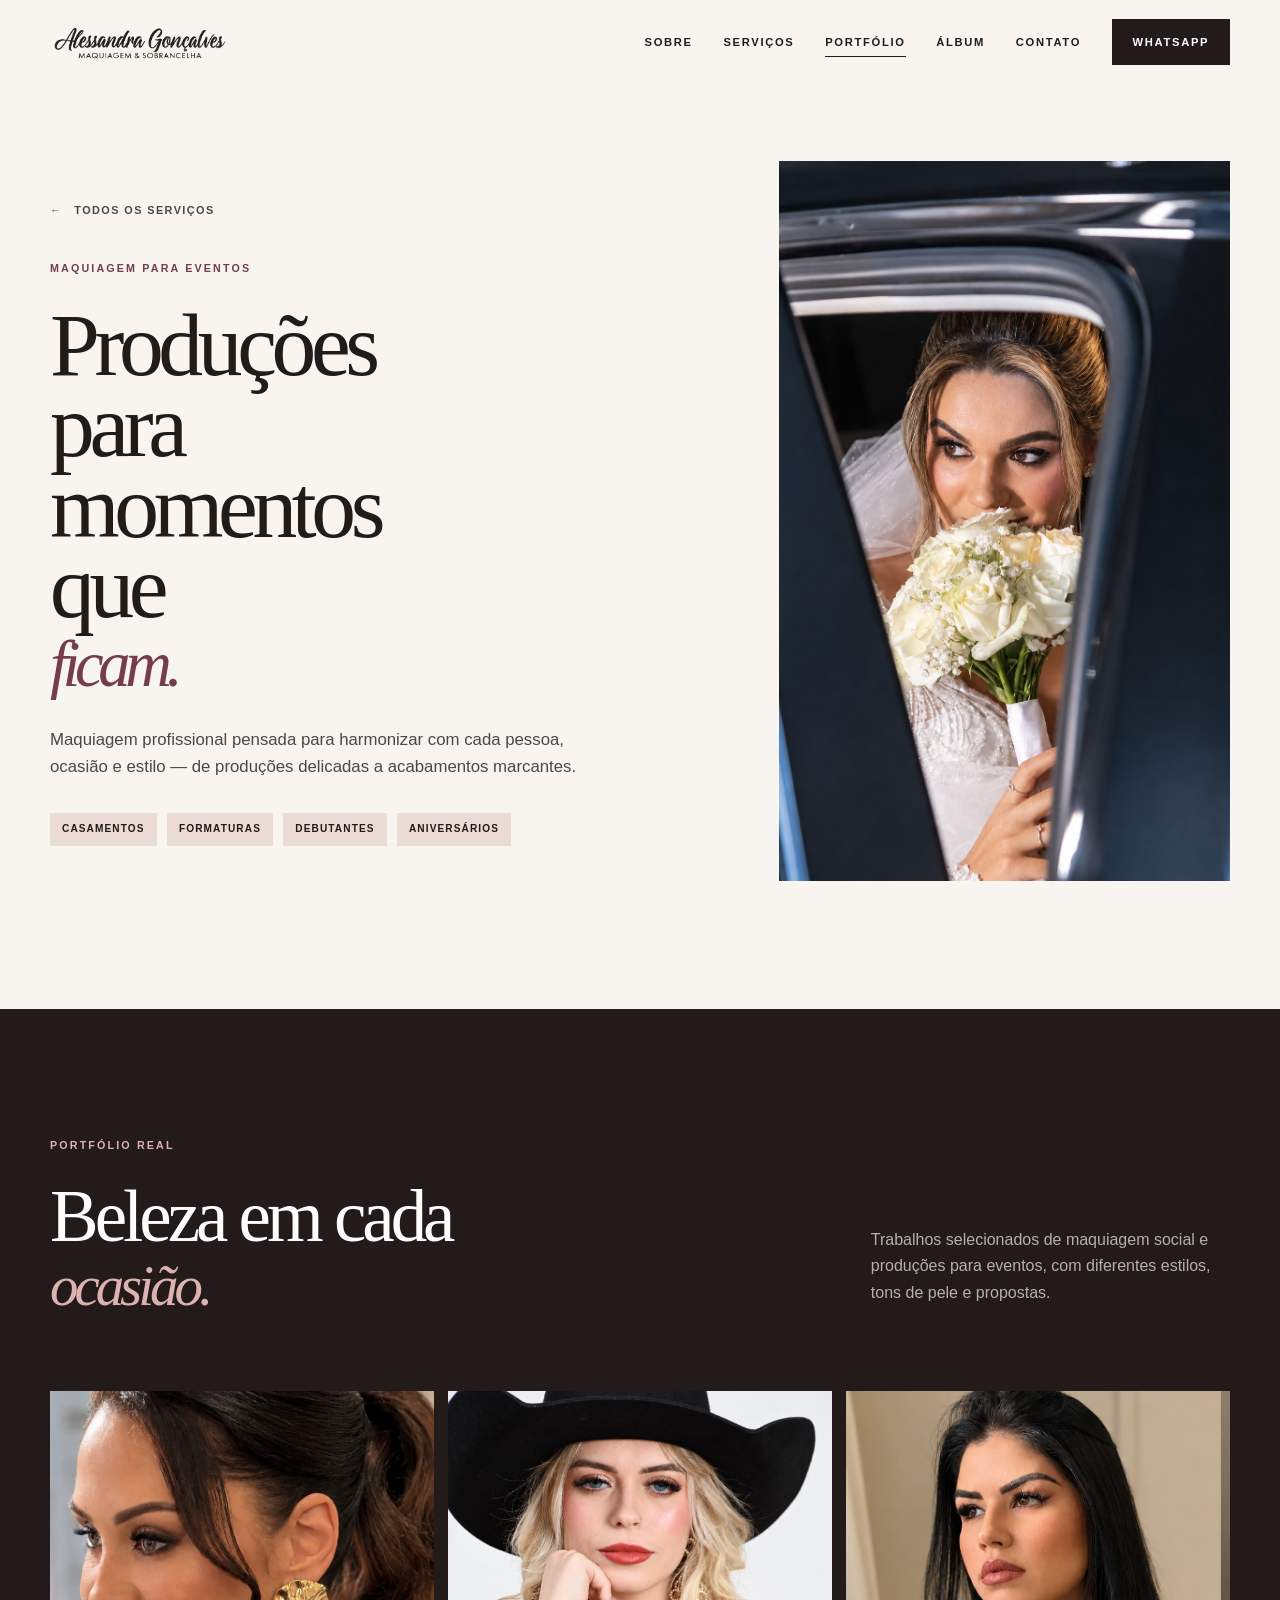
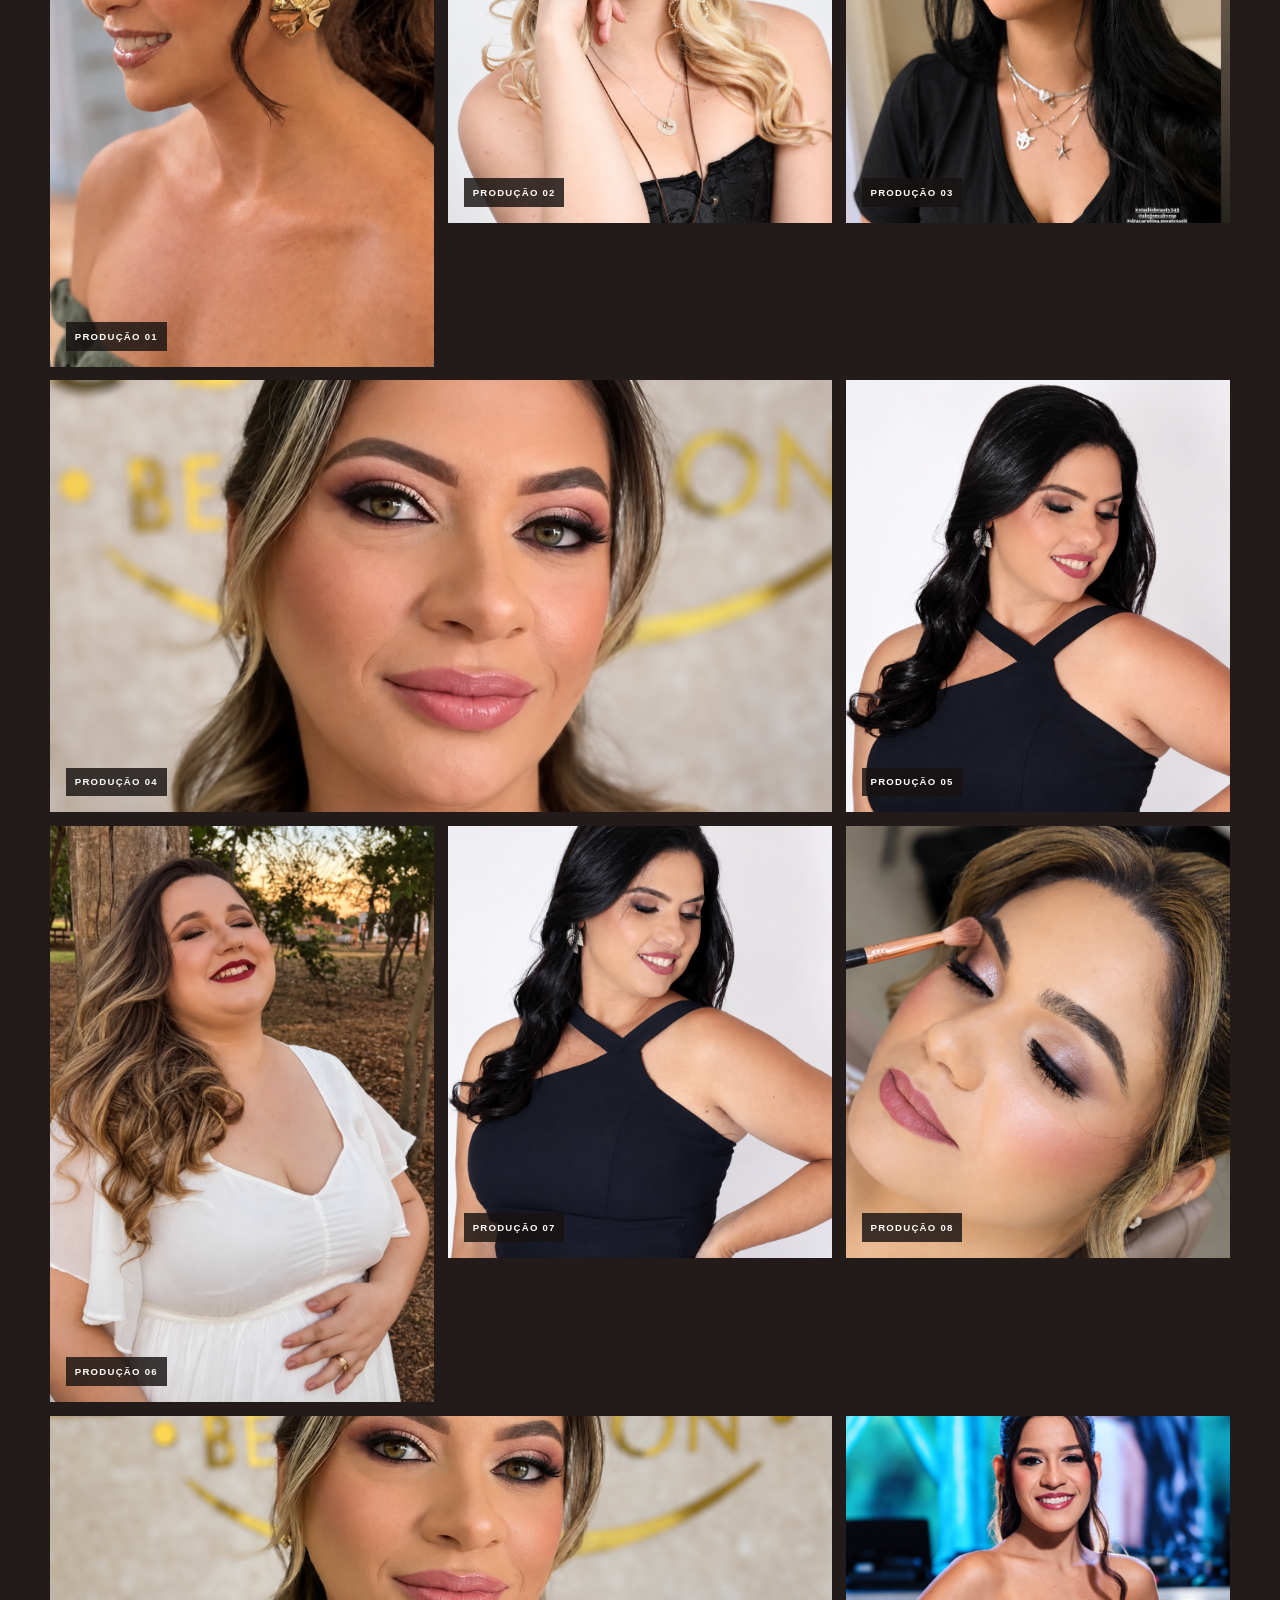
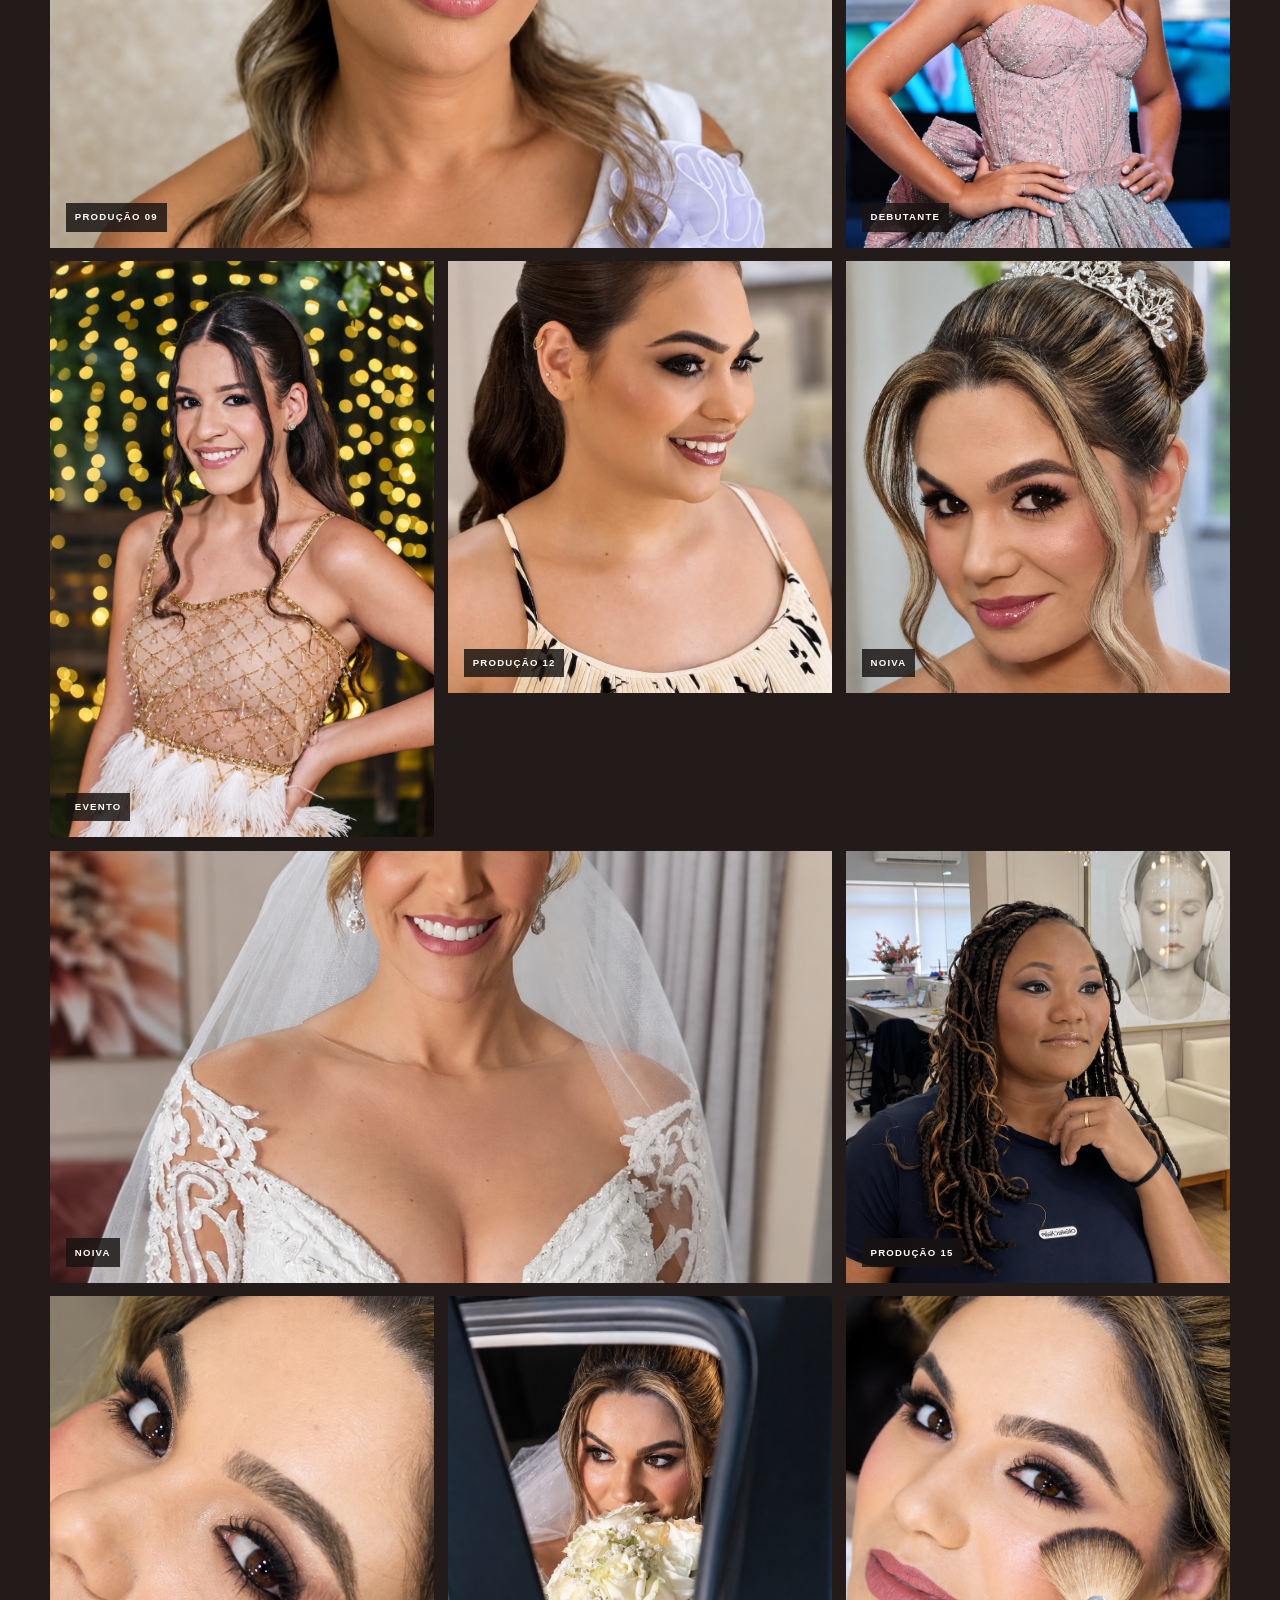
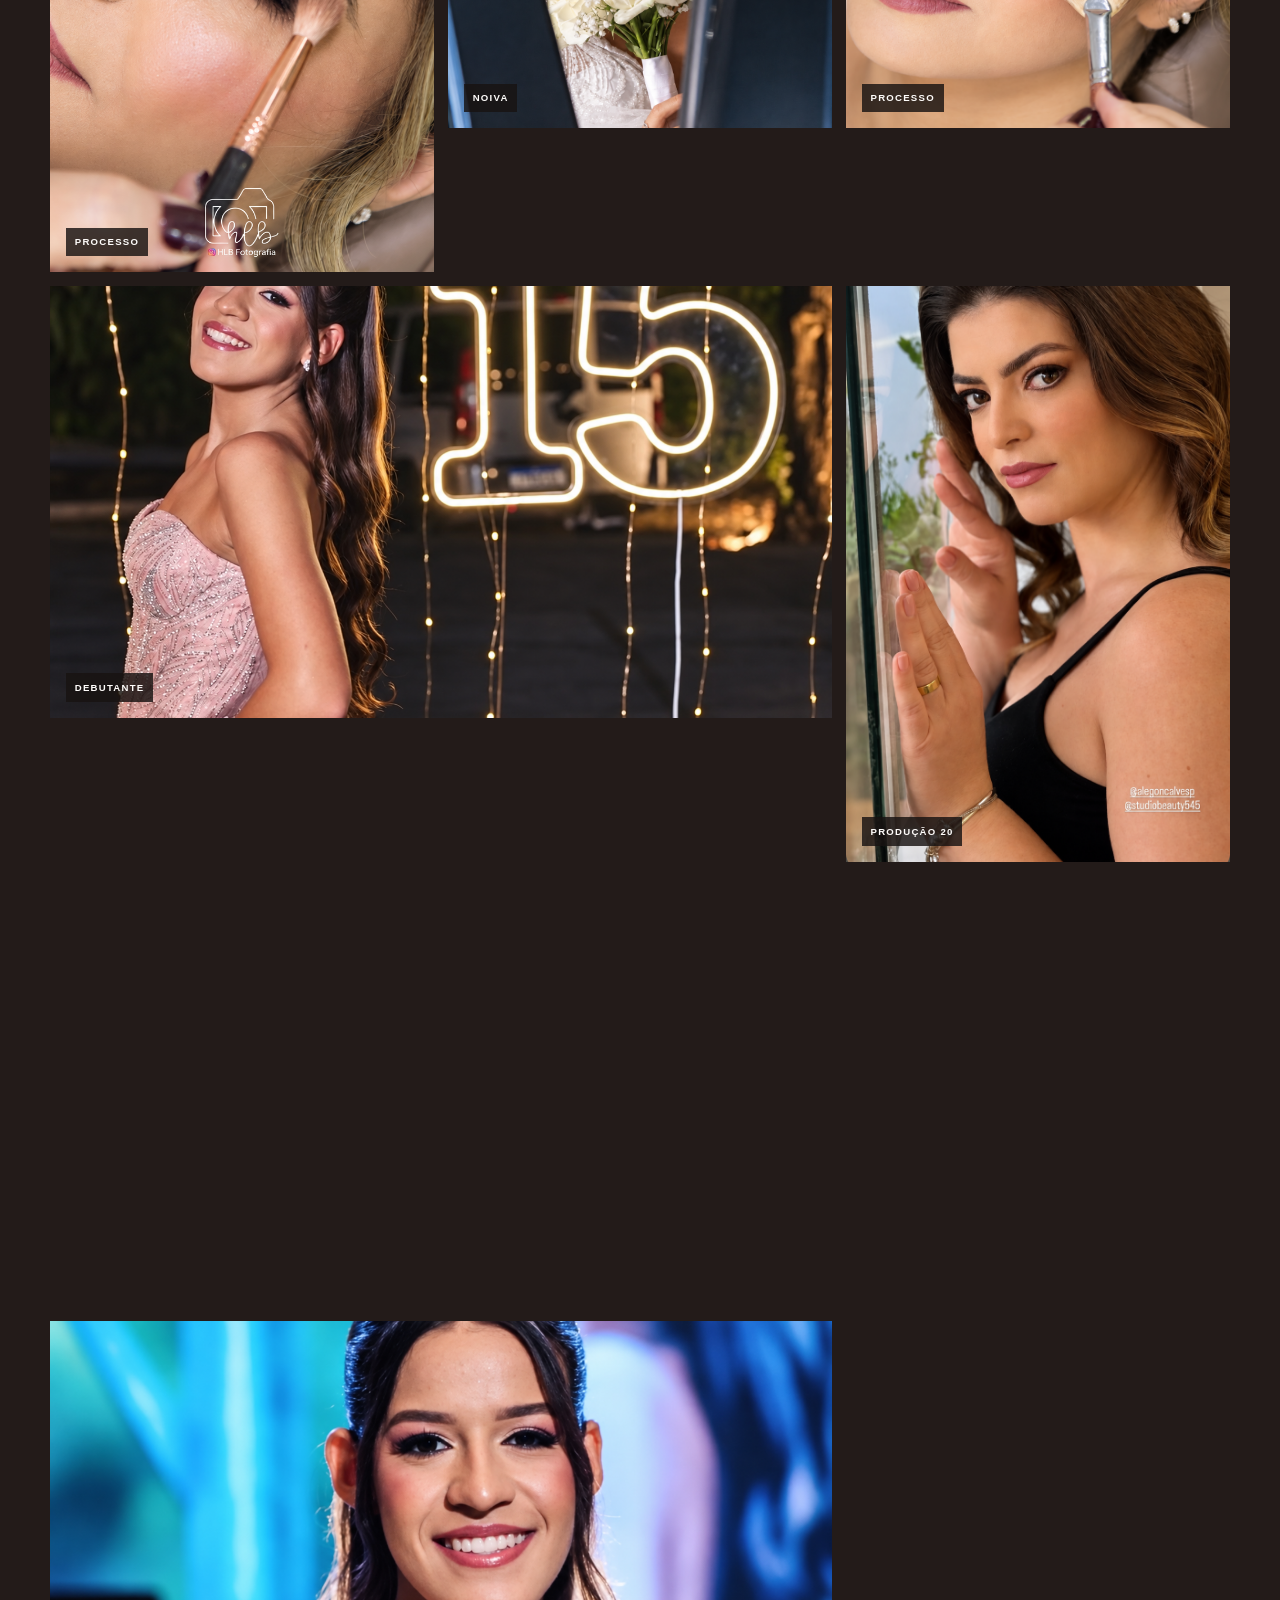
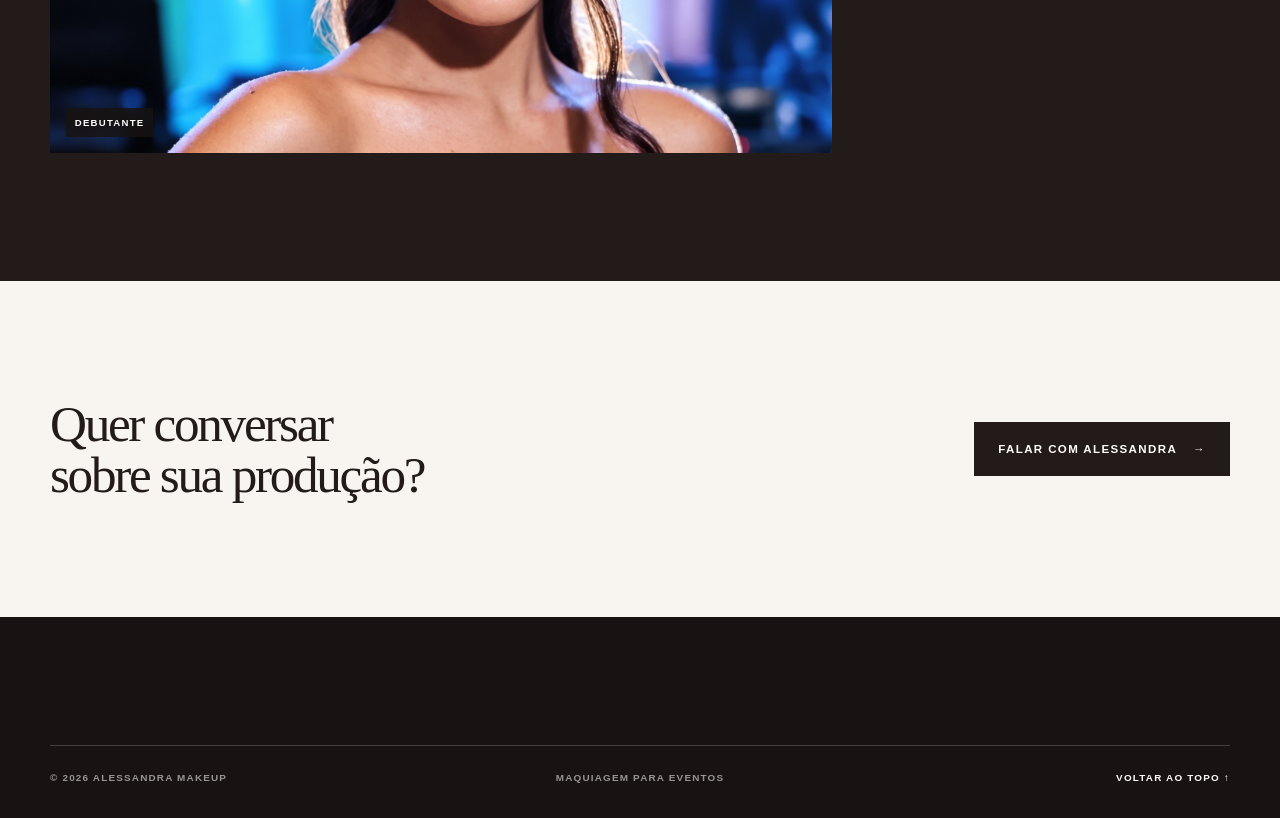
<file: maquiagem.html>
<!doctype html>
<html lang="pt-BR">
  <head>
    <meta charset="UTF-8" />
    <meta name="viewport" content="width=device-width, initial-scale=1.0" />
    <meta name="description" content="Portfólio de maquiagem para casamentos, formaturas, debutantes, aniversários e eventos da Alessandra MakeUp em Catanduva." />
    <meta name="theme-color" content="#f8f2ee" />
    <link rel="canonical" href="https://alessandramakeup.kauanystudio.com.br/maquiagem" />
    <title>Maquiagem para Eventos | Alessandra MakeUp</title>
    <link rel="stylesheet" href="styles.css?v=5" />
  </head>
  <body class="service-page">
    <div class="scroll-progress" aria-hidden="true"><span></span></div>
    <a class="skip-link" href="#conteudo">Ir para o conteúdo</a>

    <header class="site-header">
      <a class="brand" href="/#inicio" aria-label="Alessandra MakeUp — início">
        <img class="brand-logo" src="assets/logo-alessandra-goncalves.png?v=2" alt="Alessandra Gonçalves — Maquiagem &amp; Sobrancelha" />
      </a>
      <button class="menu-button" type="button" aria-expanded="false" aria-controls="main-nav" aria-label="Abrir menu"><span></span><span></span></button>
      <nav class="main-nav" id="main-nav" aria-label="Navegação principal">
        <a href="/#sobre">Sobre</a><a href="/#servicos">Serviços</a><a href="#galeria">Portfólio</a><a href="galeria.html">Álbum</a><a href="/#contato">Contato</a><a class="nav-cta" href="https://wa.me/5514996417616?text=Ol%C3%A1%20Alessandra%2C%20vim%20pelo%20site%20e%20gostaria%20de%20saber%20mais%20sobre%20os%20servi%C3%A7os." target="_blank" rel="noopener noreferrer">WhatsApp</a>
      </nav>
    </header>

    <main id="conteudo">
      <section class="service-detail-hero" aria-labelledby="service-title">
        <div class="service-detail-copy" data-reveal>
          <a class="service-breadcrumb" href="/#servicos"><span aria-hidden="true">←</span> Todos os serviços</a>
          <p class="section-label">Maquiagem para eventos</p>
          <h1 id="service-title">Produções para momentos que <em>ficam.</em></h1>
          <p>Maquiagem profissional pensada para harmonizar com cada pessoa, ocasião e estilo — de produções delicadas a acabamentos marcantes.</p>
          <div class="service-facts" aria-label="Ocasiões atendidas"><span>Casamentos</span><span>Formaturas</span><span>Debutantes</span><span>Aniversários</span></div>
        </div>
        <figure class="service-detail-cover" data-reveal><img src="assets/portfolio/maquiagem/maquiagem-17.png" alt="Noiva com maquiagem profissional e buquê" width="1024" height="1536" /></figure>
      </section>

      <section class="gallery-section" id="galeria" aria-labelledby="gallery-title">
        <div class="gallery-heading section-shell" data-reveal>
          <div><p class="section-label section-label-light">Portfólio real</p><h2 id="gallery-title">Beleza em cada <em>ocasião.</em></h2></div>
          <p>Trabalhos selecionados de maquiagem social e produções para eventos, com diferentes estilos, tons de pele e propostas.</p>
        </div>
        <div class="work-gallery section-shell">
          <figure class="gallery-tall" data-reveal><img src="assets/portfolio/maquiagem/maquiagem-01-sem-texto.png" alt="Maquiagem iluminada com penteado preso" loading="lazy" /><figcaption>Produção 01</figcaption></figure>
          <figure data-reveal><img src="assets/portfolio/maquiagem/maquiagem-02.png" alt="Maquiagem social com batom vermelho" loading="lazy" /><figcaption>Produção 02</figcaption></figure>
          <figure data-reveal><img src="assets/portfolio/maquiagem/maquiagem-03.png" alt="Maquiagem social em tons quentes" loading="lazy" /><figcaption>Produção 03</figcaption></figure>
          <figure class="gallery-wide" data-reveal><img src="assets/portfolio/maquiagem/maquiagem-04.png" alt="Maquiagem com olhos marcados e acabamento iluminado" loading="lazy" /><figcaption>Produção 04</figcaption></figure>
          <figure data-reveal><img src="assets/portfolio/maquiagem/maquiagem-05.png" alt="Maquiagem para evento com cabelos escuros" loading="lazy" /><figcaption>Produção 05</figcaption></figure>
          <figure class="gallery-tall" data-reveal><img src="assets/portfolio/maquiagem/maquiagem-06.png" alt="Maquiagem para ensaio externo" loading="lazy" /><figcaption>Produção 06</figcaption></figure>
          <figure data-reveal><img src="assets/portfolio/maquiagem/maquiagem-07.png" alt="Maquiagem social com batom rosa" loading="lazy" /><figcaption>Produção 07</figcaption></figure>
          <figure data-reveal><img src="assets/portfolio/maquiagem/maquiagem-08.png" alt="Maquiagem de noiva durante aplicação" loading="lazy" /><figcaption>Produção 08</figcaption></figure>
          <figure class="gallery-wide" data-reveal><img src="assets/portfolio/maquiagem/maquiagem-09.png" alt="Maquiagem profissional com acabamento rosado" loading="lazy" /><figcaption>Produção 09</figcaption></figure>
          <figure data-reveal><img src="assets/portfolio/maquiagem/maquiagem-10.png" alt="Debutante com maquiagem profissional" loading="lazy" /><figcaption>Debutante</figcaption></figure>
          <figure class="gallery-tall" data-reveal><img src="assets/portfolio/maquiagem/maquiagem-11.png" alt="Maquiagem para festa com luzes ao fundo" loading="lazy" /><figcaption>Evento</figcaption></figure>
          <figure data-reveal><img src="assets/portfolio/maquiagem/maquiagem-12.png" alt="Maquiagem social com delineado marcante" loading="lazy" /><figcaption>Produção 12</figcaption></figure>
          <figure data-reveal><img src="assets/portfolio/maquiagem/maquiagem-13.png" alt="Maquiagem de noiva com tiara" loading="lazy" /><figcaption>Noiva</figcaption></figure>
          <figure class="gallery-wide" data-reveal><img src="assets/portfolio/maquiagem/maquiagem-14.png" alt="Noiva com maquiagem profissional" loading="lazy" /><figcaption>Noiva</figcaption></figure>
          <figure data-reveal><img src="assets/portfolio/maquiagem/maquiagem-15.png" alt="Maquiagem social em pele negra" loading="lazy" /><figcaption>Produção 15</figcaption></figure>
          <figure class="gallery-tall" data-reveal><img src="assets/portfolio/maquiagem/maquiagem-16.png" alt="Maquiagem esfumada durante aplicação" loading="lazy" /><figcaption>Processo</figcaption></figure>
          <figure data-reveal><img src="assets/portfolio/maquiagem/maquiagem-17.png" alt="Noiva com buquê e maquiagem profissional" loading="lazy" /><figcaption>Noiva</figcaption></figure>
          <figure data-reveal><img src="assets/portfolio/maquiagem/maquiagem-18.png" alt="Maquiagem profissional durante finalização" loading="lazy" /><figcaption>Processo</figcaption></figure>
          <figure class="gallery-wide" data-reveal><img src="assets/portfolio/maquiagem/maquiagem-19.png" alt="Debutante diante da decoração de quinze anos" loading="lazy" /><figcaption>Debutante</figcaption></figure>
          <figure class="gallery-tall" data-reveal><img src="assets/portfolio/maquiagem/maquiagem-20.png" alt="Maquiagem social em retrato junto à janela" loading="lazy" /><figcaption>Produção 20</figcaption></figure>
          <figure data-reveal><img src="assets/portfolio/maquiagem/maquiagem-21.png" alt="Cliente após produção de maquiagem" loading="lazy" /><figcaption>Produção 21</figcaption></figure>
          <figure data-reveal><img src="assets/portfolio/maquiagem/maquiagem-22.png" alt="Maquiagem social com cabelos ondulados" loading="lazy" /><figcaption>Produção 22</figcaption></figure>
          <figure class="gallery-wide" data-reveal><img src="assets/portfolio/maquiagem/maquiagem-23.png" alt="Retrato de debutante com maquiagem profissional" loading="lazy" /><figcaption>Debutante</figcaption></figure>
        </div>
      </section>

      <section class="service-cta section-shell" aria-labelledby="cta-title"><h2 id="cta-title">Quer conversar sobre sua produção?</h2><a class="button button-primary" href="https://wa.me/5514996417616?text=Ol%C3%A1%20Alessandra%2C%20vim%20pelo%20site%20e%20gostaria%20de%20saber%20mais%20sobre%20os%20servi%C3%A7os." target="_blank" rel="noopener noreferrer">Falar com Alessandra <span aria-hidden="true">→</span></a></section>
    </main>

    <footer class="footer"><div class="footer-bottom section-shell"><span>© <span id="current-year"></span> Alessandra MakeUp</span><span>Maquiagem para eventos</span><a href="#conteudo">Voltar ao topo ↑</a></div></footer>
    <script src="script.js"></script>
  </body>
</html>
</file>
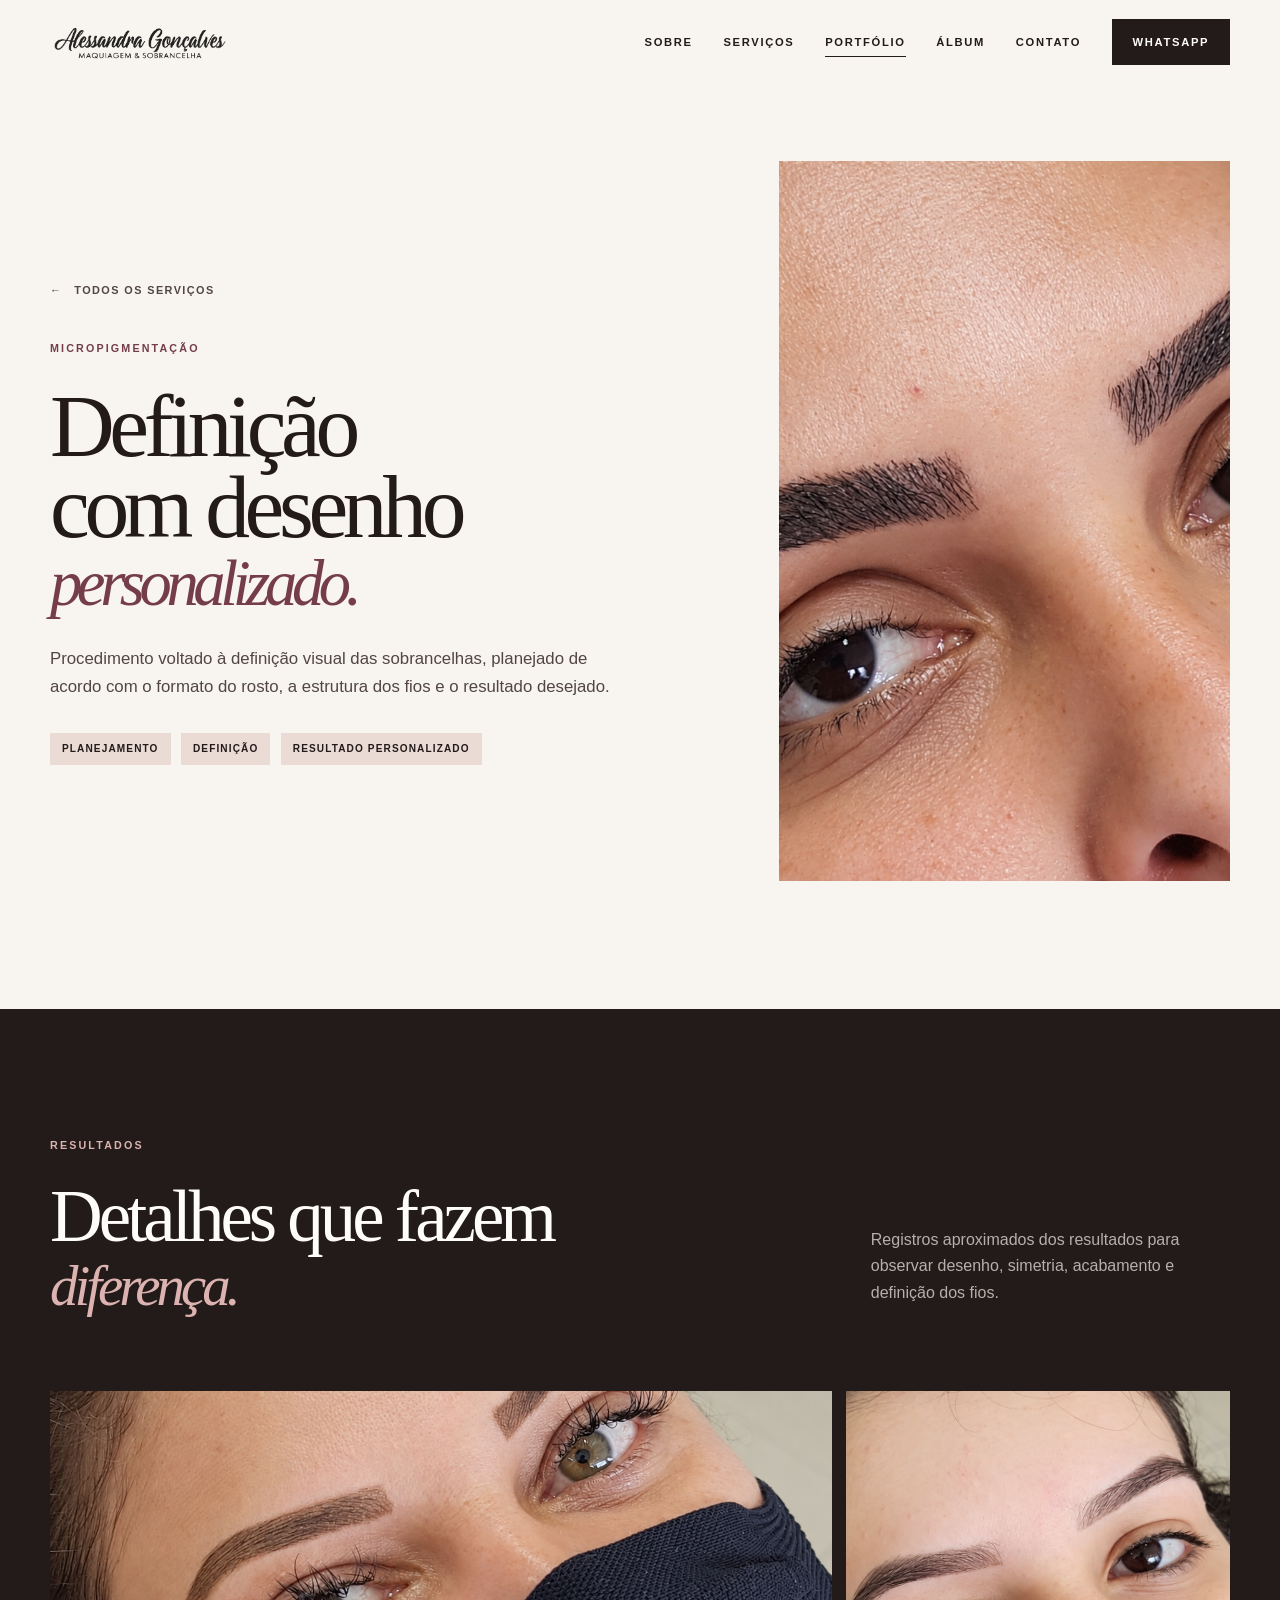
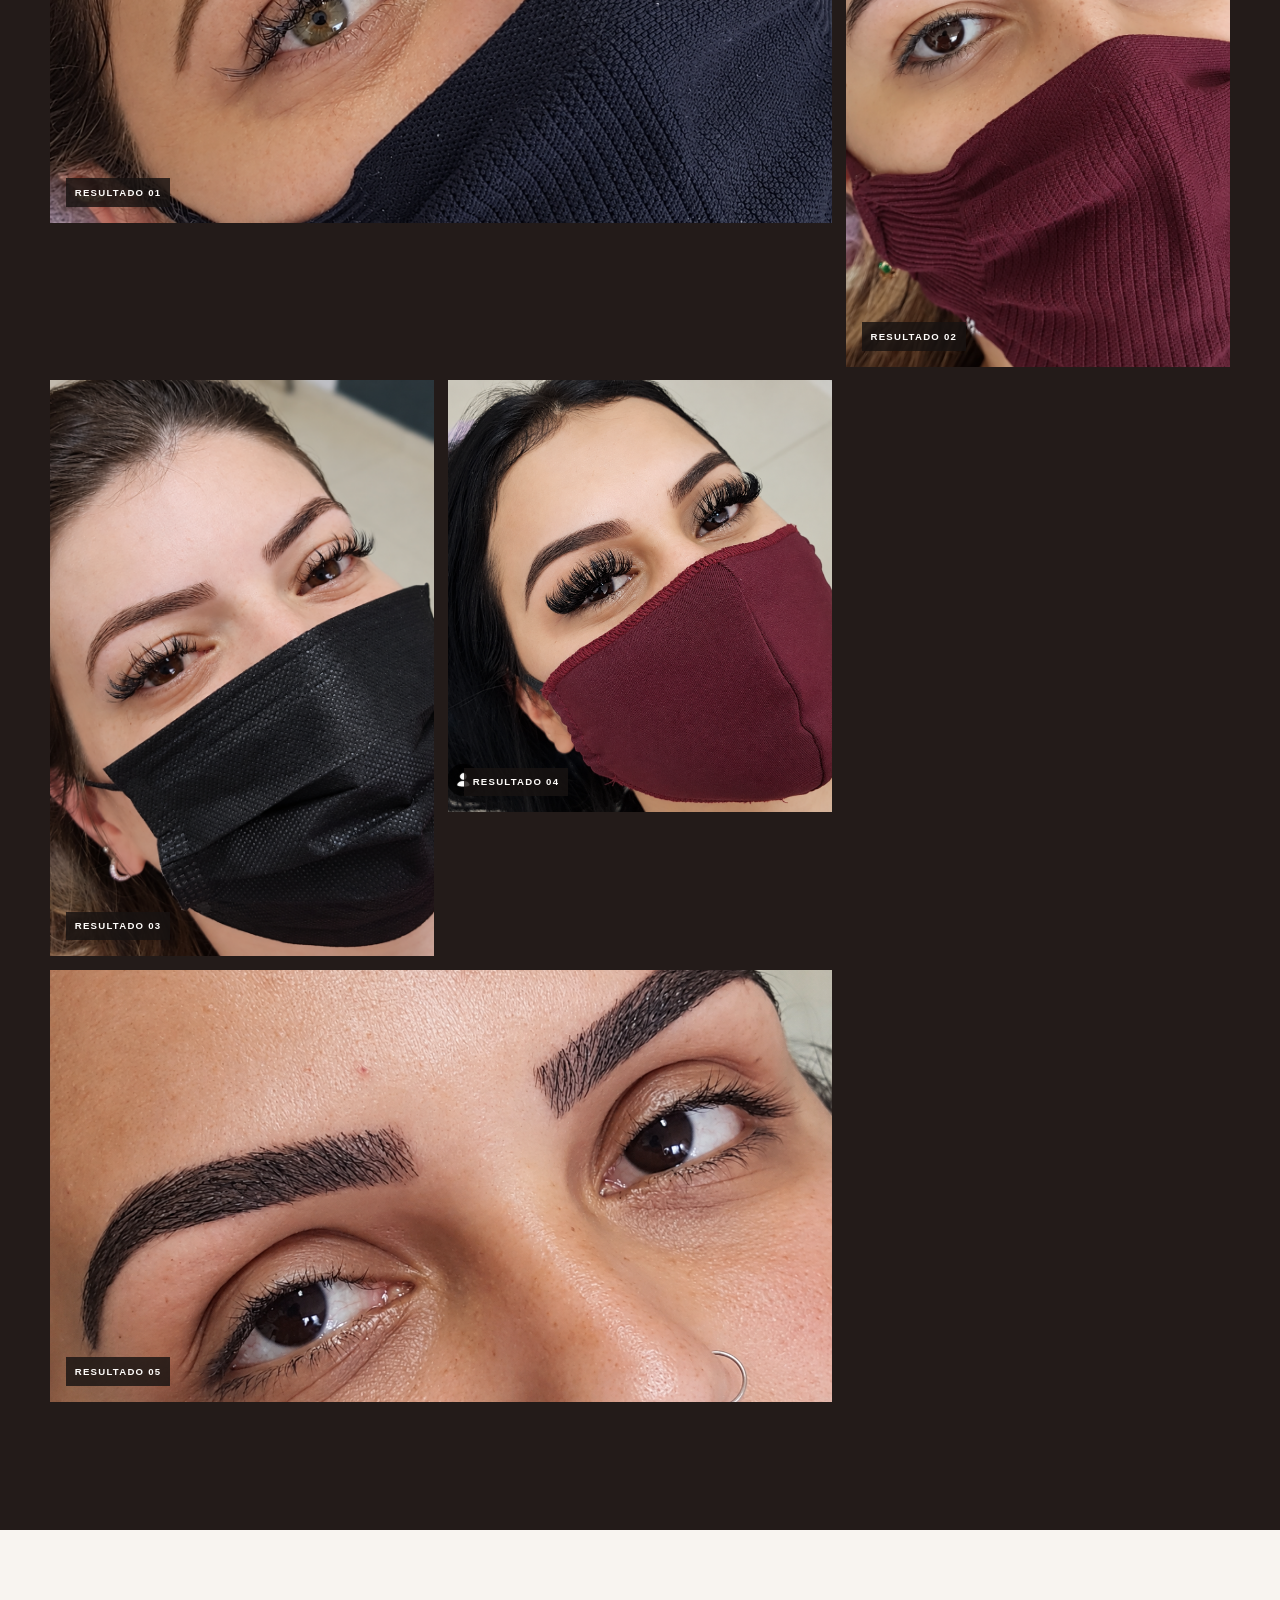
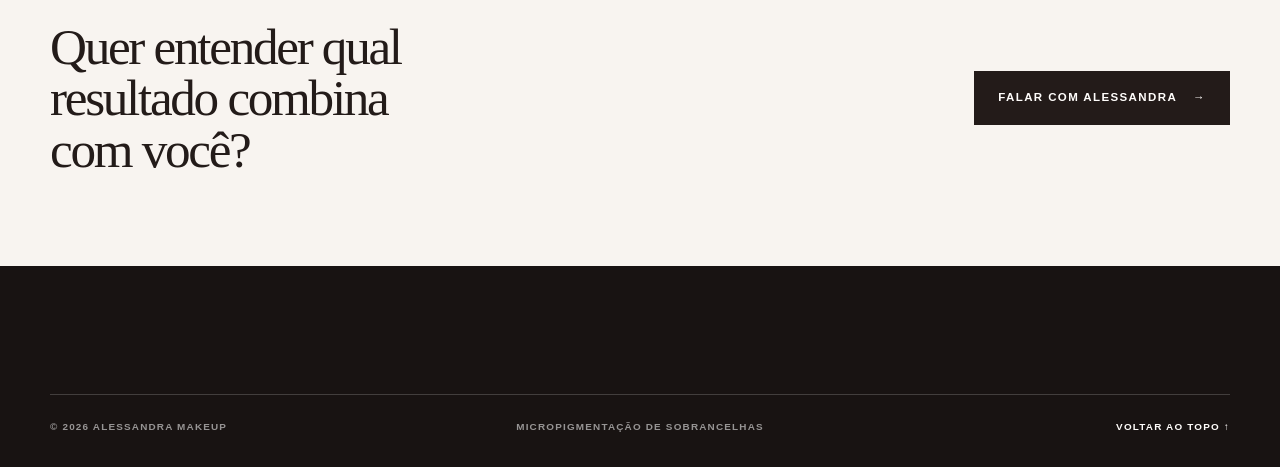
<file: micropigmentacao.html>
<!doctype html>
<html lang="pt-BR">
  <head>
    <meta charset="UTF-8" />
    <meta name="viewport" content="width=device-width, initial-scale=1.0" />
    <meta name="description" content="Portfólio de micropigmentação de sobrancelhas da Alessandra MakeUp em Catanduva." />
    <meta name="theme-color" content="#f8f2ee" />
    <link rel="canonical" href="https://alessandramakeup.kauanystudio.com.br/micropigmentacao" />
    <title>Micropigmentação de Sobrancelhas | Alessandra MakeUp</title>
    <link rel="stylesheet" href="styles.css?v=5" />
  </head>
  <body class="service-page">
    <div class="scroll-progress" aria-hidden="true"><span></span></div>
    <a class="skip-link" href="#conteudo">Ir para o conteúdo</a>
    <header class="site-header">
      <a class="brand" href="/#inicio" aria-label="Alessandra MakeUp — início"><img class="brand-logo" src="assets/logo-alessandra-goncalves.png?v=2" alt="Alessandra Gonçalves — Maquiagem &amp; Sobrancelha" /></a>
      <button class="menu-button" type="button" aria-expanded="false" aria-controls="main-nav" aria-label="Abrir menu"><span></span><span></span></button>
      <nav class="main-nav" id="main-nav" aria-label="Navegação principal"><a href="/#sobre">Sobre</a><a href="/#servicos">Serviços</a><a href="#galeria">Portfólio</a><a href="galeria.html">Álbum</a><a href="/#contato">Contato</a><a class="nav-cta" href="https://wa.me/5514996417616?text=Ol%C3%A1%20Alessandra%2C%20vim%20pelo%20site%20e%20gostaria%20de%20saber%20mais%20sobre%20os%20servi%C3%A7os." target="_blank" rel="noopener noreferrer">WhatsApp</a></nav>
    </header>

    <main id="conteudo">
      <section class="service-detail-hero" aria-labelledby="service-title">
        <div class="service-detail-copy" data-reveal>
          <a class="service-breadcrumb" href="/#servicos"><span aria-hidden="true">←</span> Todos os serviços</a>
          <p class="section-label">Micropigmentação</p>
          <h1 id="service-title">Definição com desenho <em>personalizado.</em></h1>
          <p>Procedimento voltado à definição visual das sobrancelhas, planejado de acordo com o formato do rosto, a estrutura dos fios e o resultado desejado.</p>
          <div class="service-facts"><span>Planejamento</span><span>Definição</span><span>Resultado personalizado</span></div>
        </div>
        <figure class="service-detail-cover" data-reveal><img src="assets/portfolio/micropigmentacao/micropigmentacao-05.png" alt="Detalhe de sobrancelhas definidas" width="1024" height="1024" /></figure>
      </section>

      <section class="gallery-section" id="galeria" aria-labelledby="gallery-title">
        <div class="gallery-heading section-shell" data-reveal>
          <div><p class="section-label section-label-light">Resultados</p><h2 id="gallery-title">Detalhes que fazem <em>diferença.</em></h2></div>
          <p>Registros aproximados dos resultados para observar desenho, simetria, acabamento e definição dos fios.</p>
        </div>
        <div class="work-gallery section-shell">
          <figure class="gallery-wide" data-reveal><img src="assets/portfolio/micropigmentacao/micropigmentacao-01.png" alt="Sobrancelhas definidas em resultado aproximado" loading="lazy" /><figcaption>Resultado 01</figcaption></figure>
          <figure class="gallery-tall" data-reveal><img src="assets/portfolio/micropigmentacao/micropigmentacao-02.png" alt="Detalhe frontal de micropigmentação de sobrancelhas" loading="lazy" /><figcaption>Resultado 02</figcaption></figure>
          <figure class="gallery-tall" data-reveal><img src="assets/portfolio/micropigmentacao/micropigmentacao-03.png" alt="Resultado de micropigmentação com máscara preta" loading="lazy" /><figcaption>Resultado 03</figcaption></figure>
          <figure data-reveal><img src="assets/portfolio/micropigmentacao/micropigmentacao-04.png" alt="Detalhe de preenchimento visual das sobrancelhas" loading="lazy" /><figcaption>Resultado 04</figcaption></figure>
          <figure class="gallery-wide" data-reveal><img src="assets/portfolio/micropigmentacao/micropigmentacao-05.png" alt="Sobrancelhas definidas em enquadramento aproximado" loading="lazy" /><figcaption>Resultado 05</figcaption></figure>
        </div>
      </section>

      <section class="service-cta section-shell" aria-labelledby="cta-title"><h2 id="cta-title">Quer entender qual resultado combina com você?</h2><a class="button button-primary" href="https://wa.me/5514996417616?text=Ol%C3%A1%20Alessandra%2C%20vim%20pelo%20site%20e%20gostaria%20de%20saber%20mais%20sobre%20os%20servi%C3%A7os." target="_blank" rel="noopener noreferrer">Falar com Alessandra <span aria-hidden="true">→</span></a></section>
    </main>
    <footer class="footer"><div class="footer-bottom section-shell"><span>© <span id="current-year"></span> Alessandra MakeUp</span><span>Micropigmentação de sobrancelhas</span><a href="#conteudo">Voltar ao topo ↑</a></div></footer>
    <script src="script.js"></script>
  </body>
</html>
</file>
<file: styles.css>
:root {
  --ink: #231b19;
  --ink-soft: #514641;
  --paper: #f8f4f0;
  --paper-strong: #fffdfb;
  --blush: #eadbd4;
  --rose: #bd8583;
  --wine: #743d49;
  --line: rgba(35, 27, 25, 0.14);
  --serif: Didot, "Bodoni MT", "Times New Roman", serif;
  --sans: Inter, "Segoe UI", Arial, sans-serif;
  --script: "Segoe Script", "Brush Script MT", cursive;
  --shell: min(1180px, calc(100vw - 4rem));
  --section-space: clamp(6rem, 10vw, 10rem);
}

* { box-sizing: border-box; }

html {
  scroll-behavior: smooth;
  scroll-padding-top: 1.5rem;
}

body {
  margin: 0;
  overflow-x: clip;
  background: var(--paper);
  color: var(--ink);
  font-family: var(--sans);
  font-size: 1rem;
  line-height: 1.65;
  text-rendering: optimizeLegibility;
}

body.menu-open { overflow: hidden; }

img {
  display: block;
  max-width: 100%;
}

a { color: inherit; }
button, input, select { font: inherit; }

::selection {
  background: var(--wine);
  color: var(--paper-strong);
}

.scroll-progress {
  position: fixed;
  z-index: 100;
  inset: 0 0 auto;
  height: 2px;
  pointer-events: none;
}

.scroll-progress span {
  display: block;
  width: 0;
  height: 100%;
  background: var(--wine);
}

.skip-link {
  position: fixed;
  z-index: 300;
  top: 1rem;
  left: 1rem;
  padding: 0.7rem 1rem;
  background: var(--ink);
  color: var(--paper-strong);
  transform: translateY(-180%);
}

.skip-link:focus { transform: translateY(0); }

.section-shell { width: var(--shell); margin-inline: auto; }

/* Cabeçalho editorial — parte natural do documento, sem flutuação */
.site-header {
  position: relative;
  z-index: 20;
  width: var(--shell);
  min-height: 5.25rem;
  margin-inline: auto;
  display: grid;
  grid-template-columns: minmax(10rem, 13rem) 1fr;
  align-items: center;
  gap: clamp(2rem, 6vw, 6rem);
  padding: 0.75rem 0;
  border: 0;
  background: transparent;
  box-shadow: none;
}

.brand {
  display: inline-flex;
  width: 100%;
  align-items: center;
  text-decoration: none;
}

.brand-logo {
  display: block;
  width: 100%;
  max-width: 12.5rem;
  max-height: 3.75rem;
  height: auto;
  object-fit: contain;
  object-position: left center;
}

.brand-mark,
.brand-name { display: none; }

.main-nav {
  display: flex;
  justify-content: flex-end;
  align-items: center;
  gap: clamp(1.25rem, 2.4vw, 2.5rem);
}

.main-nav a {
  position: relative;
  display: inline-flex;
  min-height: 2.75rem;
  align-items: center;
  color: var(--ink);
  font-size: 0.7rem;
  font-weight: 700;
  letter-spacing: 0.15em;
  text-decoration: none;
  text-transform: uppercase;
  white-space: nowrap;
}

.main-nav a:not(.nav-cta)::after {
  content: "";
  position: absolute;
  inset: auto 0 0.45rem;
  height: 1px;
  background: currentColor;
  transform: scaleX(0);
  transform-origin: right;
  transition: transform 220ms ease;
}

.main-nav a:hover::after,
.main-nav a:focus-visible::after,
.main-nav a.is-active::after {
  transform: scaleX(1);
  transform-origin: left;
}

.nav-cta {
  min-height: 2.85rem !important;
  padding: 0 1.3rem;
  background: var(--ink);
  color: var(--paper-strong) !important;
  transition: background 180ms ease, color 180ms ease;
}

.nav-cta:hover,
.nav-cta:focus-visible { background: var(--wine); }

.menu-button {
  display: none;
  width: 3rem;
  height: 3rem;
  border: 0;
  background: var(--ink);
  cursor: pointer;
}

.menu-button span {
  width: 1.15rem;
  height: 1px;
  background: var(--paper-strong);
  transition: transform 180ms ease;
}

.menu-button[aria-expanded="true"] span:first-child { transform: translateY(0.22rem) rotate(45deg); }
.menu-button[aria-expanded="true"] span:last-child { transform: translateY(-0.22rem) rotate(-45deg); }

/* Hero */
.hero {
  width: var(--shell);
  min-height: min(50rem, calc(100svh - 5.25rem));
  margin-inline: auto;
  display: grid;
  grid-template-columns: minmax(0, 1.05fr) minmax(22rem, 0.72fr);
  align-items: center;
  gap: clamp(3rem, 7vw, 7rem);
  padding: clamp(3.5rem, 7vw, 6rem) 0 clamp(5rem, 9vw, 8rem);
}

.hero-copy { max-width: 44rem; }

.eyebrow,
.section-label {
  margin: 0 0 1.75rem;
  color: var(--wine);
  font-size: 0.67rem;
  font-weight: 800;
  letter-spacing: 0.2em;
  text-transform: uppercase;
}

.eyebrow { display: flex; align-items: center; gap: 1rem; }
.eyebrow span { color: var(--ink-soft); }

.hero h1 {
  max-width: 12ch;
  margin: 0;
  font-family: var(--serif);
  font-size: clamp(4.5rem, 7.5vw, 8rem);
  font-weight: 400;
  letter-spacing: -0.065em;
  line-height: 0.85;
}

.hero h1 em,
.about-copy h2 em,
.services-heading h2 em,
.portfolio-heading h2 em,
.footer-title h2 em,
.service-detail-copy h1 em,
.gallery-heading h2 em {
  color: var(--wine);
  font-family: var(--script);
  font-weight: 400;
}

.hero h1 em {
  display: block;
  margin: 0.14em 0 0 0.7em;
  font-size: 0.72em;
  letter-spacing: -0.055em;
}

.hero-intro {
  max-width: 35rem;
  margin: 2.4rem 0 0;
  color: var(--ink-soft);
  font-size: clamp(1rem, 1.35vw, 1.15rem);
}

.hero-actions,
.contact-actions {
  display: flex;
  flex-wrap: wrap;
  align-items: center;
  gap: 1.5rem;
  margin-top: 2.25rem;
}

.button {
  display: inline-flex;
  min-height: 3.4rem;
  align-items: center;
  justify-content: center;
  gap: 1rem;
  padding: 0.85rem 1.5rem;
  border: 0;
  font-size: 0.72rem;
  font-weight: 800;
  letter-spacing: 0.12em;
  text-decoration: none;
  text-transform: uppercase;
  transition: transform 180ms ease, background 180ms ease, color 180ms ease;
}

.button:hover,
.button:focus-visible { transform: translateY(-2px); }

.button-primary { background: var(--ink); color: var(--paper-strong); }
.button-primary:hover { background: var(--wine); }

.text-link,
.instagram-link {
  font-size: 0.74rem;
  font-weight: 800;
  letter-spacing: 0.1em;
  text-underline-offset: 0.4rem;
  text-transform: uppercase;
}

.hero-art {
  position: relative;
  min-width: 0;
  padding: 0 2rem 2rem 0;
}

.hero-image {
  height: clamp(35rem, 62vw, 45rem);
  margin: 0;
  overflow: hidden;
  background: var(--blush);
}

.hero-image img {
  width: 100%;
  height: 100%;
  object-fit: cover;
  object-position: center 28%;
  transition: transform 800ms cubic-bezier(.2,.65,.2,1);
}

.hero-art:hover .hero-image img { transform: scale(1.025); }

.vertical-note {
  position: absolute;
  right: 0;
  bottom: 4rem;
  margin: 0;
  font-size: 0.6rem;
  font-weight: 800;
  letter-spacing: 0.18em;
  text-transform: uppercase;
  writing-mode: vertical-rl;
}

.hero-signature {
  position: absolute;
  left: -2.2rem;
  bottom: -1rem;
  color: var(--rose);
  font-family: var(--serif);
  font-size: clamp(5rem, 9vw, 9rem);
  font-style: italic;
  line-height: 1;
  opacity: 0.72;
}

.hero-index { display: none; }

.service-marquee {
  display: flex;
  min-height: 5.5rem;
  align-items: center;
  justify-content: center;
  gap: clamp(1.2rem, 3vw, 3rem);
  padding: 1.2rem 2rem;
  background: var(--ink);
  color: var(--paper-strong);
  font-family: var(--serif);
  font-size: clamp(1rem, 1.5vw, 1.25rem);
  letter-spacing: 0.02em;
}

.service-marquee i {
  width: 0.3rem;
  height: 0.3rem;
  border-radius: 50%;
  background: var(--rose);
}

/* Sobre */
.about {
  position: relative;
  display: grid;
  grid-template-columns: minmax(0, 0.82fr) minmax(0, 1fr);
  align-items: center;
  gap: clamp(4rem, 10vw, 9rem);
  padding-block: var(--section-space);
}

.section-number { display: none; }

.about-image-wrap { position: relative; padding: 0 0 2rem 2rem; }

.about-image {
  height: clamp(32rem, 55vw, 43rem);
  margin: 0;
  overflow: hidden;
  background: var(--blush);
}

.about-image::before {
  content: "";
  position: absolute;
  z-index: -1;
  inset: 3rem 2rem 0 0;
  background: var(--blush);
}

.about-image img { width: 100%; height: 100%; object-fit: cover; object-position: center 26%; }

.image-caption {
  position: absolute;
  right: 0;
  bottom: 0.45rem;
  font-size: 0.62rem;
  font-weight: 800;
  letter-spacing: 0.15em;
  text-transform: uppercase;
  writing-mode: vertical-rl;
}

.about-copy { max-width: 34rem; }

.about-copy h2,
.services-heading h2,
.portfolio-heading h2,
.footer-title h2,
.gallery-heading h2 {
  margin: 0;
  font-family: var(--serif);
  font-size: clamp(3rem, 5.7vw, 5.75rem);
  font-weight: 400;
  letter-spacing: -0.055em;
  line-height: 0.96;
}

.about-copy h2 em,
.services-heading h2 em,
.portfolio-heading h2 em,
.footer-title h2 em,
.gallery-heading h2 em { display: block; margin-top: 0.12em; font-size: 0.78em; }

.about-copy .lead {
  margin: 2.5rem 0 1.25rem;
  color: var(--ink);
  font-family: var(--serif);
  font-size: clamp(1.35rem, 2.2vw, 1.9rem);
  line-height: 1.35;
}

.about-copy > p:not(.section-label):not(.lead):not(.content-note) { color: var(--ink-soft); }

.content-note {
  margin-top: 2.2rem;
  padding-left: 1rem;
  border-left: 2px solid var(--rose);
  font-size: 0.68rem;
  font-weight: 800;
  letter-spacing: 0.13em;
  text-transform: uppercase;
}

/* Serviços */
.services {
  padding-block: var(--section-space);
  background: var(--ink);
  color: var(--paper-strong);
}

.services-heading {
  display: grid;
  grid-template-columns: minmax(0, 1.35fr) minmax(16rem, 0.65fr);
  align-items: end;
  gap: clamp(3rem, 8vw, 8rem);
}

.section-label-light { color: #dcb3b1; }
.services-heading h2 em { color: #dcb3b1; }
.services-heading > p { margin: 0 0 0.5rem; color: rgba(255,253,251,.68); }

.service-grid {
  display: grid;
  grid-template-columns: repeat(3, minmax(0, 1fr));
  gap: 1rem;
  margin-top: clamp(3rem, 6vw, 5rem);
}

.service-card {
  display: flex;
  min-width: 0;
  flex-direction: column;
  background: #302725;
  color: var(--paper-strong);
  text-decoration: none;
  transition: transform 250ms ease, background 250ms ease;
}

.service-card:hover,
.service-card:focus-visible { transform: translateY(-0.5rem); background: #3a2f2d; outline: none; }

.service-image {
  height: clamp(18rem, 31vw, 27rem);
  overflow: hidden;
  background: #493b38;
}

.service-image img {
  width: 100%;
  height: 100%;
  object-fit: cover;
  transition: transform 600ms cubic-bezier(.2,.65,.2,1);
}

.service-card:hover .service-image img { transform: scale(1.035); }
.service-image-one img { object-position: center 28%; }
.service-image-two img,
.service-image-three img { object-position: center; }

.service-card-content { display: grid; min-height: 21rem; padding: 2rem; }
.service-index { color: #dcb3b1; font-size: 0.66rem; font-weight: 800; letter-spacing: 0.16em; }

.service-card h3 {
  margin: 1.3rem 0 1rem;
  font-family: var(--serif);
  font-size: clamp(1.75rem, 2.6vw, 2.65rem);
  font-weight: 400;
  letter-spacing: -0.035em;
  line-height: 1.02;
}

.service-card p { margin: 0; color: rgba(255,253,251,.66); font-size: 0.92rem; }
.service-card-link { align-self: end; margin-top: 2rem; font-size: 0.68rem; font-weight: 800; letter-spacing: .13em; text-transform: uppercase; }

/* Portfólio */
.portfolio { padding-block: var(--section-space); }

.portfolio-heading {
  display: grid;
  grid-template-columns: minmax(0, 1.2fr) minmax(16rem, 0.55fr);
  align-items: end;
  gap: clamp(3rem, 8vw, 8rem);
  margin-bottom: clamp(3rem, 6vw, 5.5rem);
}

.portfolio-intro { padding-bottom: 0.6rem; }
.portfolio-intro > span { color: var(--wine); font-size: 0.66rem; font-weight: 800; letter-spacing: .15em; text-transform: uppercase; }
.portfolio-intro p { margin: 1rem 0 0; color: var(--ink-soft); }

.portfolio-album-link {
  display: inline-flex;
  align-items: center;
  gap: 0.75rem;
  margin-top: 1.5rem;
  color: var(--wine);
  font-size: 0.68rem;
  font-weight: 800;
  letter-spacing: 0.13em;
  text-decoration: none;
  text-transform: uppercase;
}

.portfolio-album-link span { transition: transform 180ms ease; }
.portfolio-album-link:hover span { transform: translateX(0.3rem); }

.portfolio-grid {
  display: grid;
  grid-template-columns: 1.15fr 0.85fr;
  grid-template-rows: 26rem 22rem;
  gap: 1rem;
}

.portfolio-item { position: relative; margin: 0; overflow: hidden; background: var(--blush); }
.portfolio-item img { width: 100%; height: 100%; object-fit: cover; transition: transform 650ms ease; }
.portfolio-item:hover img { transform: scale(1.025); }
.portfolio-item figcaption { position: absolute; left: 1.25rem; bottom: 1.15rem; padding: .45rem .65rem; background: rgba(35,27,25,.88); color: white; font-size: .62rem; font-weight: 800; letter-spacing: .14em; text-transform: uppercase; }
.portfolio-main { grid-row: 1 / 3; }
.portfolio-main img { object-position: center 18%; }
.portfolio-wide img { object-position: center 28%; }
.portfolio-small { display: none; }

.portfolio-quote {
  display: flex;
  flex-direction: column;
  justify-content: space-between;
  padding: clamp(2rem, 4vw, 3.5rem);
  background: var(--blush);
}

.portfolio-quote p { max-width: 18ch; margin: 0; font-family: var(--serif); font-size: clamp(1.6rem, 2.4vw, 2.35rem); line-height: 1.15; }
.portfolio-quote span { font-size: .64rem; font-weight: 800; letter-spacing: .14em; text-transform: uppercase; }

/* Contato */
.booking {
  display: grid;
  grid-template-columns: minmax(0, 0.86fr) minmax(0, 1.14fr);
  min-height: 44rem;
  background: var(--wine);
  color: var(--paper-strong);
}

.booking-art { position: relative; min-height: 44rem; overflow: hidden; }
.booking-image { height: 100%; margin: 0; }
.booking-image::after { content: ""; position: absolute; inset: 0; background: linear-gradient(180deg, transparent 50%, rgba(35,27,25,.52)); }
.booking-image img { width: 100%; height: 100%; object-fit: cover; object-position: center 25%; }
.booking-art > p { position: absolute; z-index: 1; left: clamp(1.5rem, 4vw, 4rem); right: 2rem; bottom: 2.5rem; max-width: 18ch; margin: 0; font-family: var(--serif); font-size: clamp(1.4rem, 2.3vw, 2.15rem); line-height: 1.15; }

.booking-form-wrap {
  display: flex;
  flex-direction: column;
  justify-content: center;
  padding: clamp(4rem, 8vw, 8rem);
}

.booking-form-wrap h2 { max-width: 12ch; margin: 0; font-family: var(--serif); font-size: clamp(3rem, 5vw, 5.25rem); font-weight: 400; letter-spacing: -.055em; line-height: .95; }
.contact-copy { max-width: 34rem; margin: 2rem 0 0; color: rgba(255,253,251,.74); }
.button-light { background: var(--paper-strong); color: var(--wine); }
.button-light:hover { background: var(--ink); color: var(--paper-strong); }
.instagram-link { color: var(--paper-strong); }
.form-status { min-height: 1.5rem; margin: 1rem 0 0; }
.contact-helper { margin: 1.5rem 0 0; color: rgba(255,253,251,.62); font-size: .68rem; font-weight: 700; letter-spacing: .11em; text-transform: uppercase; }

/* Footer */
.footer {
  padding: clamp(6rem, 10vw, 9rem) 0 2rem;
  background: #181312;
  color: var(--paper-strong);
}

.footer-top {
  display: grid;
  grid-template-columns: minmax(0, 1.15fr) minmax(18rem, .7fr);
  gap: clamp(4rem, 10vw, 10rem);
  align-items: start;
  padding-bottom: clamp(4rem, 7vw, 7rem);
}

.footer-title h2 { max-width: 10ch; }
.footer-title h2 em { color: #dcb3b1; }

.contact-list { border-top: 1px solid rgba(255,255,255,.18); }
.contact-list > div { display: grid; grid-template-columns: 7rem 1fr; gap: 1rem; padding: 1.35rem 0; border-bottom: 1px solid rgba(255,255,255,.18); }
.contact-list span { color: rgba(255,255,255,.55); font-size: .64rem; font-weight: 800; letter-spacing: .14em; text-transform: uppercase; }
.contact-list strong { font-family: var(--serif); font-size: 1.05rem; font-weight: 400; line-height: 1.35; }
.contact-list a { text-decoration: none; }
.contact-list a:hover { color: #dcb3b1; }

.footer-bottom {
  display: grid;
  grid-template-columns: 1fr auto 1fr;
  gap: 2rem;
  align-items: center;
  padding-top: 1.5rem;
  border-top: 1px solid rgba(255,255,255,.18);
  color: rgba(255,255,255,.55);
  font-size: .62rem;
  font-weight: 700;
  letter-spacing: .12em;
  text-transform: uppercase;
}

.footer-bottom span:nth-child(2) { text-align: center; }
.footer-bottom a { color: var(--paper-strong); text-align: right; text-decoration: none; }

/* Páginas de serviço */
.service-page { background: var(--paper); }
.service-detail-hero {
  width: var(--shell);
  min-height: 42rem;
  margin-inline: auto;
  display: grid;
  grid-template-columns: minmax(0, 1fr) minmax(22rem, .72fr);
  gap: clamp(3rem, 8vw, 8rem);
  align-items: center;
  padding: clamp(3rem, 6vw, 6rem) 0 var(--section-space);
}

.service-detail-hero > * { min-width: 0; }
.service-breadcrumb { display: inline-flex; align-items: center; gap: .75rem; margin-bottom: 2.5rem; color: var(--ink-soft); font-size: .68rem; font-weight: 800; letter-spacing: .13em; text-decoration: none; text-transform: uppercase; }

.service-detail-copy h1 {
  max-width: 10ch;
  margin: 0;
  font-family: var(--serif);
  font-size: clamp(4rem, 7vw, 7rem);
  font-weight: 400;
  letter-spacing: -.06em;
  line-height: .9;
  overflow-wrap: anywhere;
}

.service-detail-copy h1 em { display: block; margin-top: .12em; font-size: .72em; }
.service-detail-copy > p:not(.section-label) { max-width: 36rem; margin: 2rem 0 0; color: var(--ink-soft); font-size: 1.05rem; }
.service-facts { display: flex; flex-wrap: wrap; gap: .65rem; margin-top: 2rem; }
.service-facts span { padding: .5rem .75rem; background: var(--blush); font-size: .63rem; font-weight: 800; letter-spacing: .11em; text-transform: uppercase; }
.service-detail-cover { height: clamp(34rem, 58vw, 45rem); margin: 0; overflow: hidden; background: var(--blush); }
.service-detail-cover img { width: 100%; height: 100%; object-fit: cover; object-position: center 24%; }

.gallery-section { padding-block: var(--section-space); background: var(--ink); color: var(--paper-strong); }
.gallery-heading { display: grid; grid-template-columns: minmax(0, 1.2fr) minmax(16rem, .6fr); align-items: end; gap: clamp(3rem, 8vw, 8rem); }
.gallery-heading h2 em { color: #dcb3b1; }
.gallery-heading > p { margin: 0 0 .5rem; color: rgba(255,253,251,.66); }

.work-gallery { display: grid; grid-template-columns: repeat(12, 1fr); gap: .85rem; margin-top: clamp(3rem, 6vw, 5rem); }
.work-gallery figure { position: relative; grid-column: span 4; height: 27rem; margin: 0; overflow: hidden; background: #3c312f; }
.work-gallery figure.gallery-wide { grid-column: span 8; }
.work-gallery figure.gallery-tall { height: 36rem; }
.work-gallery img { width: 100%; height: 100%; object-fit: cover; transition: transform 500ms ease; }
.work-gallery figure:hover img { transform: scale(1.025); }
.work-gallery figcaption { position: absolute; left: 1rem; bottom: 1rem; padding: .4rem .55rem; background: rgba(24,19,18,.82); font-size: .6rem; font-weight: 800; letter-spacing: .13em; text-transform: uppercase; }

.service-cta { display: flex; min-height: 21rem; align-items: center; justify-content: space-between; gap: 3rem; }
.service-cta h2 { max-width: 15ch; margin: 0; font-family: var(--serif); font-size: clamp(2.5rem, 4vw, 4.5rem); font-weight: 400; letter-spacing: -.045em; line-height: 1; }

/* Álbum completo */
.album-hero {
  display: grid;
  grid-template-columns: minmax(0, 1.25fr) minmax(18rem, 0.55fr);
  align-items: end;
  gap: clamp(3rem, 8vw, 8rem);
  padding: clamp(4rem, 8vw, 8rem) 0 clamp(5rem, 9vw, 8rem);
}

.album-hero h1 {
  max-width: 12ch;
  margin: 0;
  font-family: var(--serif);
  font-size: clamp(4rem, 7vw, 7rem);
  font-weight: 400;
  letter-spacing: -0.06em;
  line-height: 0.9;
}

.album-hero h1 em,
.album-category-heading h2 em {
  display: block;
  margin-top: 0.12em;
  color: var(--wine);
  font-family: var(--script);
  font-size: 0.72em;
  font-weight: 400;
}

.album-intro > p { margin: 0; color: var(--ink-soft); }

.album-nav {
  display: grid;
  margin-top: 2rem;
  border-top: 1px solid var(--line);
}

.album-nav a {
  display: flex;
  align-items: center;
  justify-content: space-between;
  gap: 1rem;
  padding: 0.85rem 0;
  border-bottom: 1px solid var(--line);
  font-size: 0.7rem;
  font-weight: 800;
  letter-spacing: 0.1em;
  text-decoration: none;
  text-transform: uppercase;
}

.album-nav span { color: var(--wine); }

.album-category { padding-block: var(--section-space); }
.album-category-tinted { background: var(--blush); }

.album-category-heading {
  display: grid;
  grid-template-columns: minmax(0, 1.15fr) minmax(16rem, 0.5fr);
  align-items: end;
  gap: clamp(3rem, 8vw, 8rem);
  margin-bottom: clamp(3rem, 6vw, 5rem);
}

.album-category-heading h2 {
  margin: 0;
  font-family: var(--serif);
  font-size: clamp(3rem, 5.7vw, 5.5rem);
  font-weight: 400;
  letter-spacing: -0.055em;
  line-height: 0.95;
}

.album-category-heading > p { margin: 0 0 0.5rem; color: var(--ink-soft); }

.album-grid {
  display: grid;
  grid-template-columns: repeat(3, minmax(0, 1fr));
  gap: 1rem;
}

.album-grid figure {
  position: relative;
  height: clamp(22rem, 36vw, 34rem);
  margin: 0;
  overflow: hidden;
  background: var(--blush);
}

.album-grid figure:nth-child(6n + 2),
.album-grid figure:nth-child(6n + 5) { height: clamp(18rem, 30vw, 28rem); }

.album-grid img {
  width: 100%;
  height: 100%;
  object-fit: cover;
  transition: transform 550ms ease;
}

.album-grid figure:hover img { transform: scale(1.025); }

.album-grid figcaption {
  position: absolute;
  left: 1rem;
  bottom: 1rem;
  padding: 0.4rem 0.55rem;
  background: rgba(24, 19, 18, 0.82);
  color: var(--paper-strong);
  font-size: 0.58rem;
  font-weight: 800;
  letter-spacing: 0.12em;
  text-transform: uppercase;
}

.album-grid-small figure { height: clamp(20rem, 31vw, 29rem); }
.album-page .footer { padding-top: 2rem; }

.js [data-reveal] { opacity: 0; transform: translateY(1.5rem); transition: opacity 650ms ease, transform 650ms ease; }
.js [data-reveal].is-visible { opacity: 1; transform: translateY(0); }

:focus-visible { outline: 2px solid var(--wine); outline-offset: 4px; }
.services :focus-visible,
.booking :focus-visible,
.gallery-section :focus-visible,
.footer :focus-visible { outline-color: #dcb3b1; }

@media (max-width: 1000px) {
  :root { --shell: min(900px, calc(100vw - 3rem)); }

  .site-header { grid-template-columns: 11rem 1fr; gap: 2rem; }
  .main-nav { gap: 1.15rem; }
  .main-nav a { font-size: .62rem; }

  .hero { grid-template-columns: minmax(0, 1fr) minmax(20rem, .78fr); gap: 3rem; }
  .hero h1 { font-size: clamp(4.25rem, 8.8vw, 6.5rem); }
  .hero-signature { left: -1rem; }

  .about { gap: 4rem; }
  .services-heading,
  .portfolio-heading,
  .gallery-heading { grid-template-columns: 1fr .55fr; gap: 3rem; }

  .service-grid { grid-template-columns: 1fr; }
  .service-card { display: grid; grid-template-columns: minmax(18rem, .8fr) 1fr; }
  .service-image { height: 28rem; }
  .service-card-content { min-height: auto; }

  .booking-form-wrap { padding: 4rem; }
  .footer-top { gap: 4rem; }

  .service-detail-hero { grid-template-columns: 1fr .72fr; gap: 3rem; }
  .work-gallery figure { grid-column: span 6; }
  .work-gallery figure.gallery-wide { grid-column: span 12; }

  .album-hero,
  .album-category-heading { grid-template-columns: 1fr 0.55fr; gap: 3rem; }
  .album-grid { grid-template-columns: repeat(2, minmax(0, 1fr)); }
}

@media (max-width: 760px) {
  :root {
    --shell: calc(100vw - 2rem);
    --section-space: 5.5rem;
  }

  html { scroll-padding-top: 1rem; }

  .site-header {
    min-height: 4.5rem;
    grid-template-columns: minmax(0, 9.5rem) 3rem;
    justify-content: space-between;
    gap: 1rem;
    padding: .55rem 0;
  }

  .brand-logo { max-width: 9.5rem; max-height: 3rem; }
  .menu-button { display: grid; place-content: center; gap: .42rem; }

  .main-nav {
    position: fixed;
    z-index: 90;
    inset: 0;
    display: flex;
    flex-direction: column;
    justify-content: center;
    gap: 1.2rem;
    padding: 6rem 2rem 2rem;
    overflow-y: auto;
    background: var(--ink);
    opacity: 0;
    pointer-events: none;
    transform: translateY(-1rem);
    transition: opacity 180ms ease, transform 180ms ease;
  }

  .main-nav.is-open { opacity: 1; pointer-events: auto; transform: none; }
  .main-nav a { min-height: 3.4rem; color: var(--paper-strong); font-family: var(--serif); font-size: 1.65rem; font-weight: 400; letter-spacing: 0; text-transform: none; }
  .main-nav .nav-cta { margin-top: 1rem; padding: 0 1.5rem; background: var(--paper-strong); color: var(--ink) !important; font-family: var(--sans); font-size: .72rem; font-weight: 800; letter-spacing: .12em; text-transform: uppercase; }
  .menu-button { position: relative; z-index: 100; }

  .hero {
    min-height: auto;
    grid-template-columns: 1fr;
    gap: 3rem;
    padding: 3.5rem 0 5rem;
  }

  .hero h1 { max-width: 10ch; font-size: clamp(4rem, 19vw, 6.25rem); }
  .hero h1 em { margin-left: .25em; }
  .hero-intro { font-size: 1rem; }
  .hero-art { padding: 0 1rem 1.25rem 0; }
  .hero-image { height: 34rem; }
  .hero-signature { left: auto; right: -0.25rem; bottom: -1rem; font-size: 6rem; }
  .vertical-note { right: -.15rem; bottom: 3rem; }

  .service-marquee { justify-content: flex-start; overflow: hidden; gap: 1.25rem; white-space: nowrap; }
  .service-marquee span { font-size: .95rem; }

  .about { grid-template-columns: 1fr; gap: 3.5rem; }
  .about-image-wrap { padding: 0 1.5rem 1.5rem 0; }
  .about-image { height: 36rem; }
  .about-copy h2,
  .services-heading h2,
  .portfolio-heading h2,
  .footer-title h2,
  .gallery-heading h2 { font-size: clamp(3rem, 14vw, 4.6rem); }

  .services-heading,
  .portfolio-heading,
  .gallery-heading,
  .footer-top { grid-template-columns: 1fr; gap: 2.25rem; }

  .service-card { display: flex; }
  .service-image { height: 25rem; }
  .service-card-content { min-height: 19rem; padding: 1.6rem; }

  .portfolio-grid { grid-template-columns: 1fr; grid-template-rows: 35rem 24rem auto; }
  .portfolio-main { grid-row: auto; }
  .portfolio-wide { grid-row: auto; }
  .portfolio-quote { min-height: 18rem; }

  .booking { grid-template-columns: 1fr; }
  .booking-art { min-height: 34rem; }
  .booking-form-wrap { padding: 4.5rem 1rem 5rem; }
  .booking-form-wrap h2 { font-size: clamp(3rem, 14vw, 4.5rem); }

  .footer { padding-top: 5.5rem; }
  .contact-list > div { grid-template-columns: 1fr; gap: .45rem; }
  .footer-bottom { grid-template-columns: 1fr; gap: .65rem; text-align: left; }
  .footer-bottom span:nth-child(2),
  .footer-bottom a { text-align: left; }

  .service-detail-hero { grid-template-columns: 1fr; gap: 3rem; padding: 3rem 0 5.5rem; }
  .service-detail-copy h1 { font-size: clamp(3.7rem, 16vw, 5.8rem); }
  .service-detail-cover { height: 36rem; }
  .gallery-heading { gap: 2rem; }
  .work-gallery { grid-template-columns: 1fr; }
  .work-gallery figure,
  .work-gallery figure.gallery-wide,
  .work-gallery figure.gallery-tall { grid-column: auto; height: 29rem; }
  .service-cta { min-height: 24rem; flex-direction: column; align-items: flex-start; justify-content: center; }

  .album-hero,
  .album-category-heading { grid-template-columns: 1fr; gap: 2.25rem; }
  .album-hero { padding: 3.5rem 0 5.5rem; }
  .album-hero h1 { font-size: clamp(3.7rem, 16vw, 5.8rem); }
  .album-category-heading h2 { font-size: clamp(3rem, 14vw, 4.6rem); }
  .album-grid { grid-template-columns: 1fr; }
  .album-grid figure,
  .album-grid figure:nth-child(6n + 2),
  .album-grid figure:nth-child(6n + 5),
  .album-grid-small figure { height: 31rem; }
}

@media (max-width: 760px) and (max-height: 600px) {
  .main-nav { justify-content: flex-start; }
}

@media (max-width: 420px) {
  .hero h1 { font-size: 3.75rem; }
  .hero-image { height: 30rem; }
  .about-image { height: 31rem; }
  .service-image { height: 22rem; }
  .portfolio-grid { grid-template-rows: 31rem 22rem auto; }
}

@media (prefers-reduced-motion: reduce) {
  html { scroll-behavior: auto; }
  *, *::before, *::after { scroll-behavior: auto !important; transition: none !important; animation: none !important; }
  .js [data-reveal] { opacity: 1; transform: none; }
}
</file>
